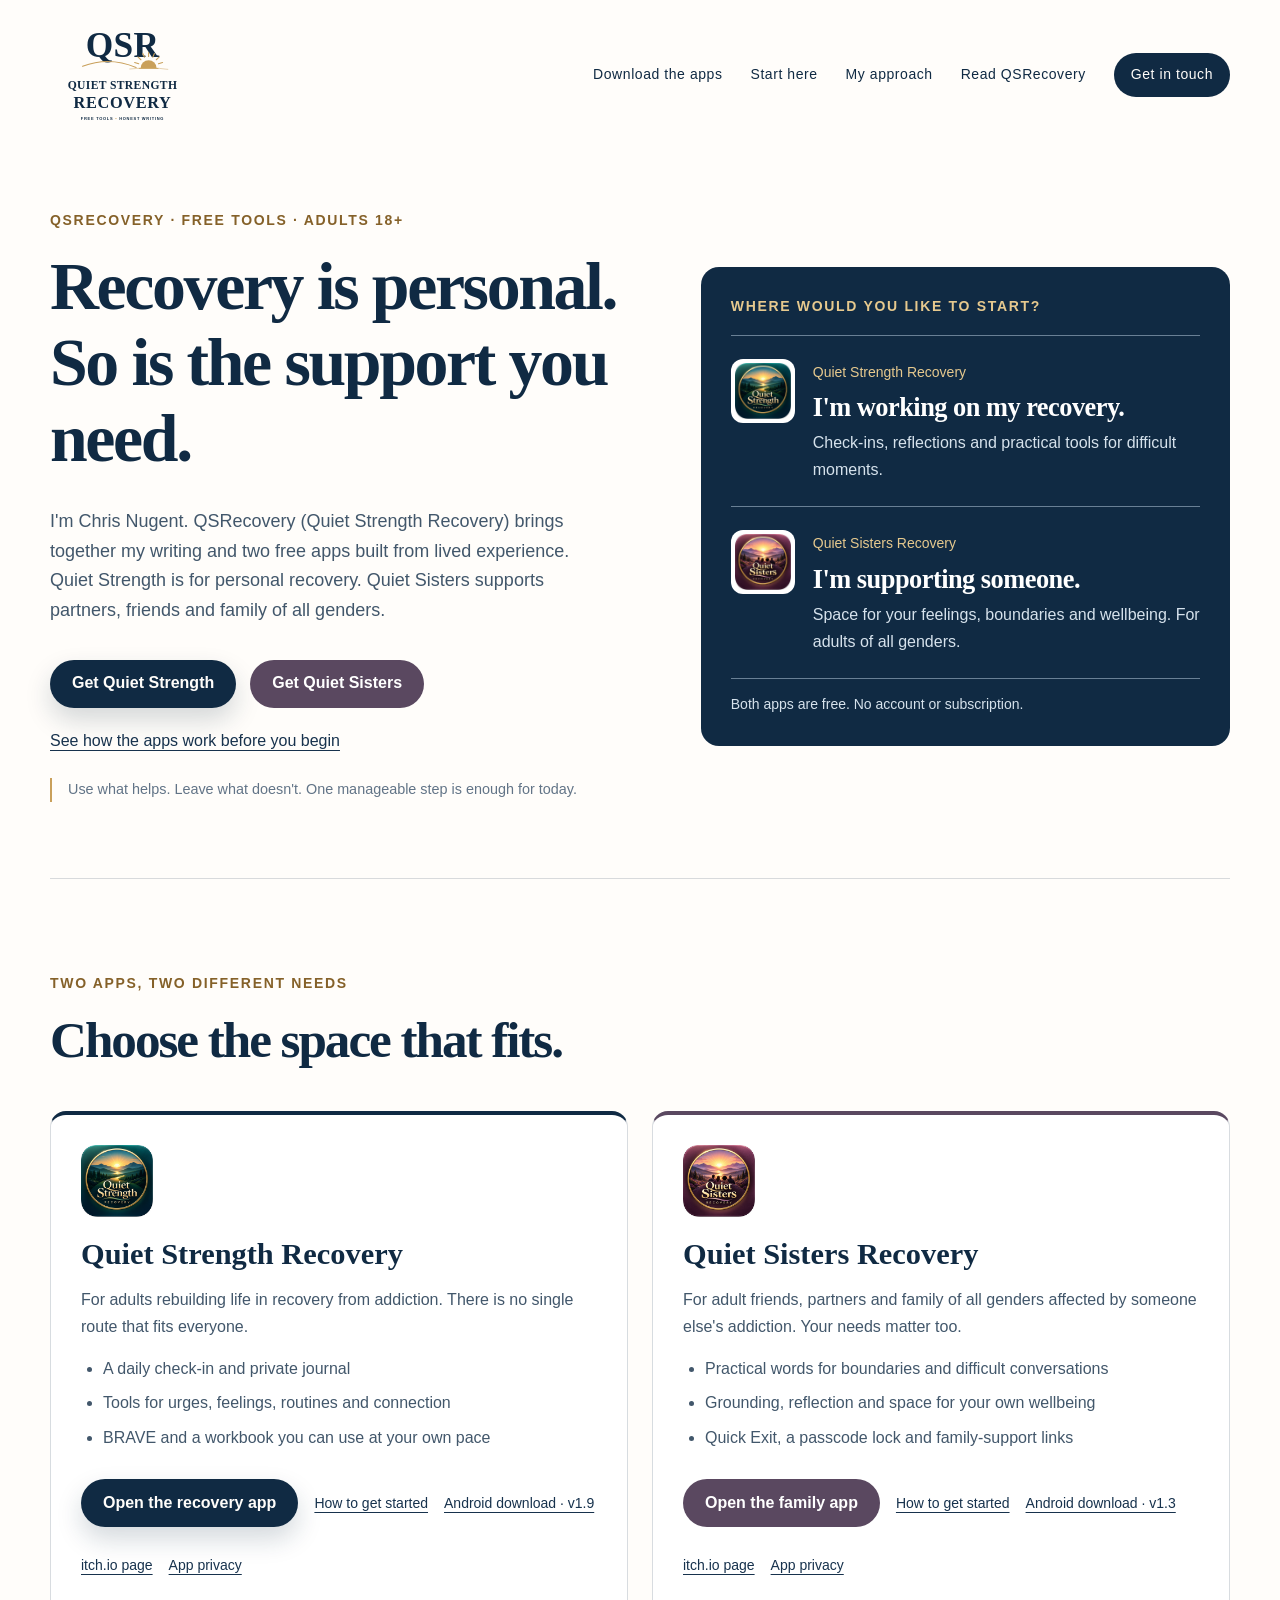
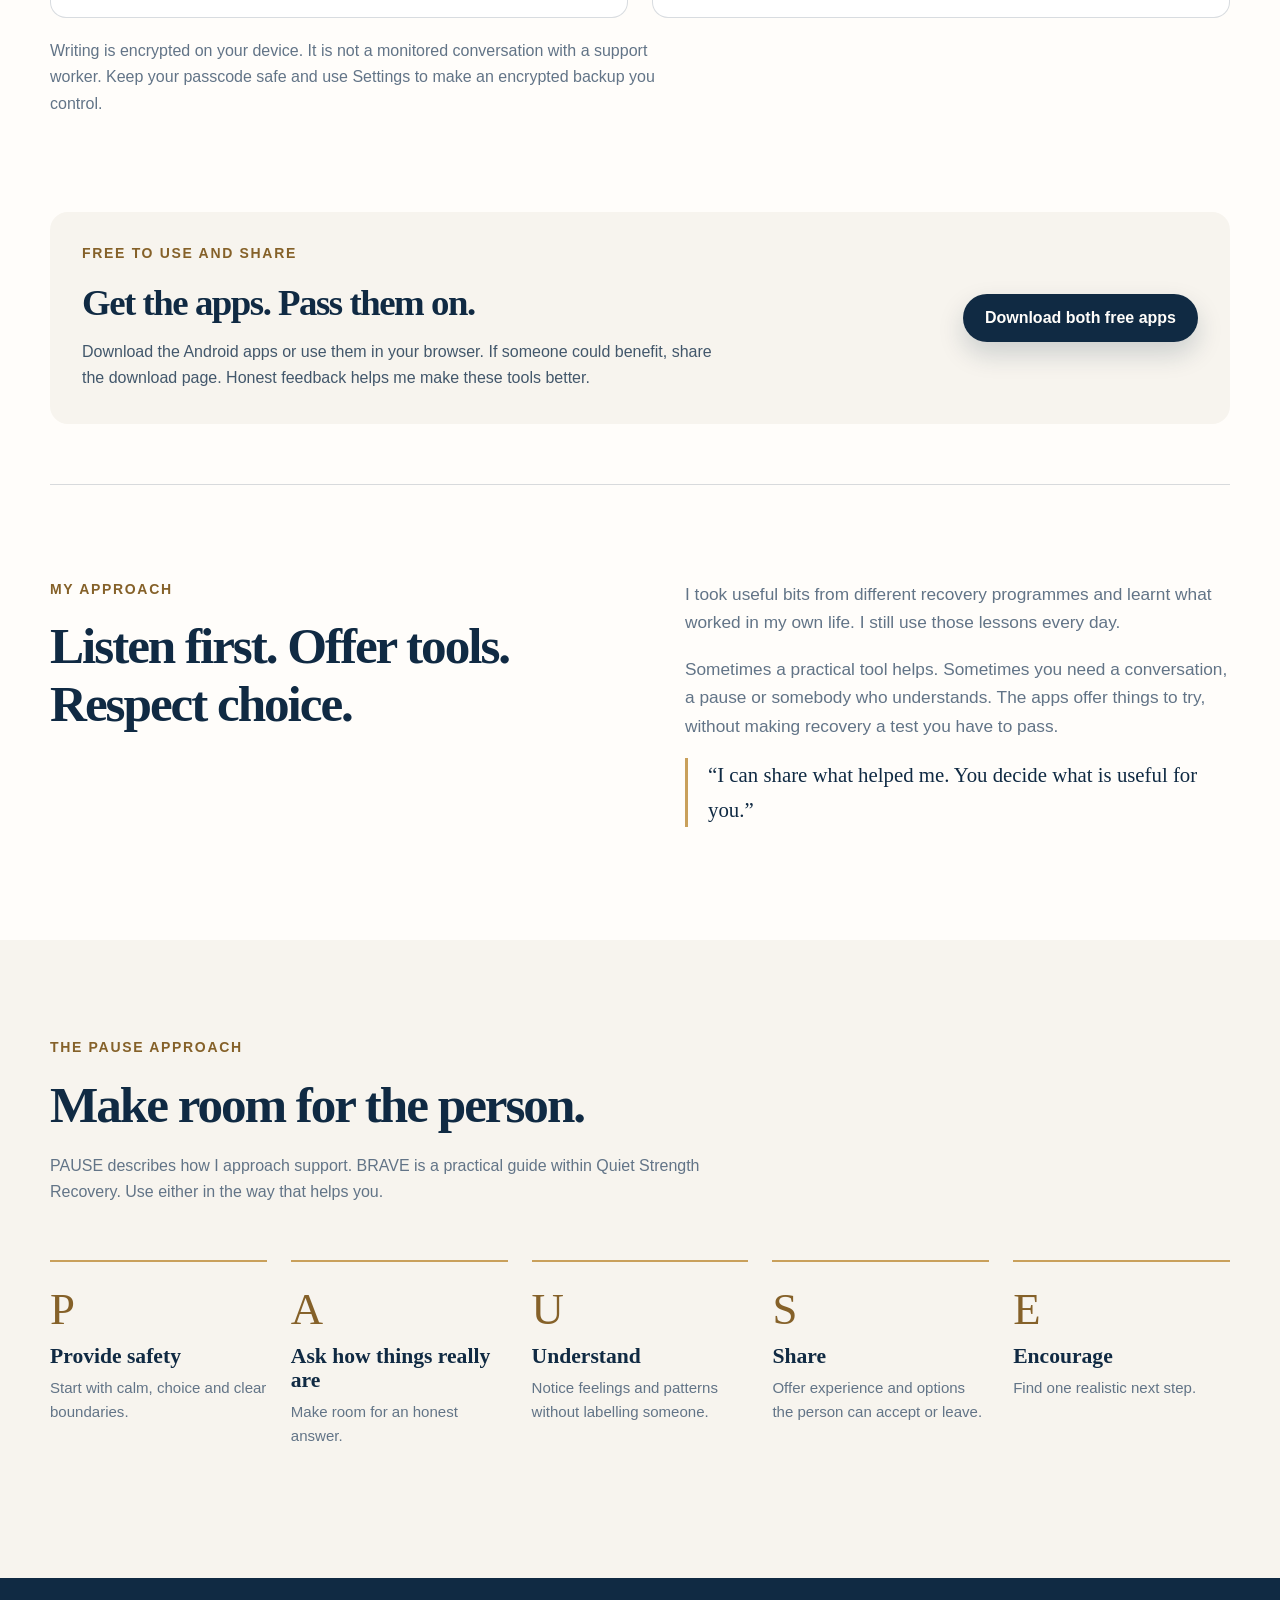
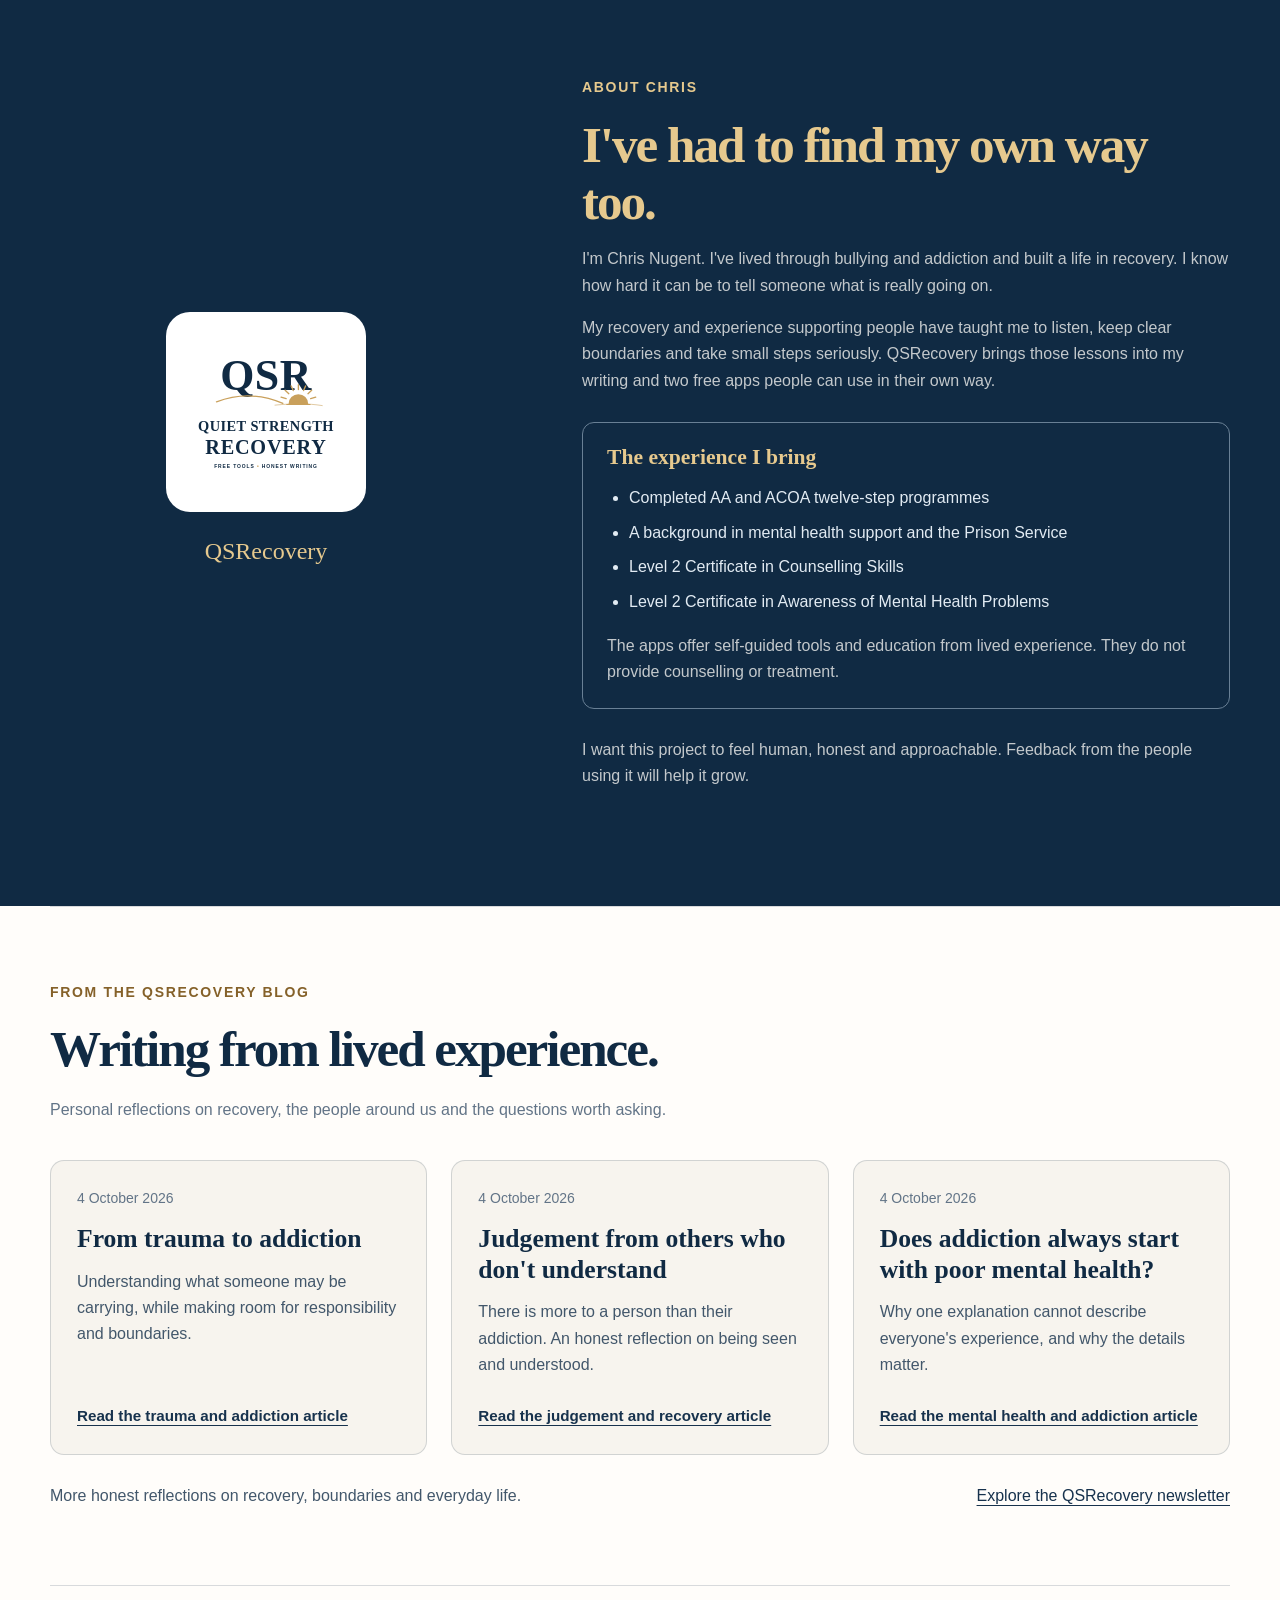
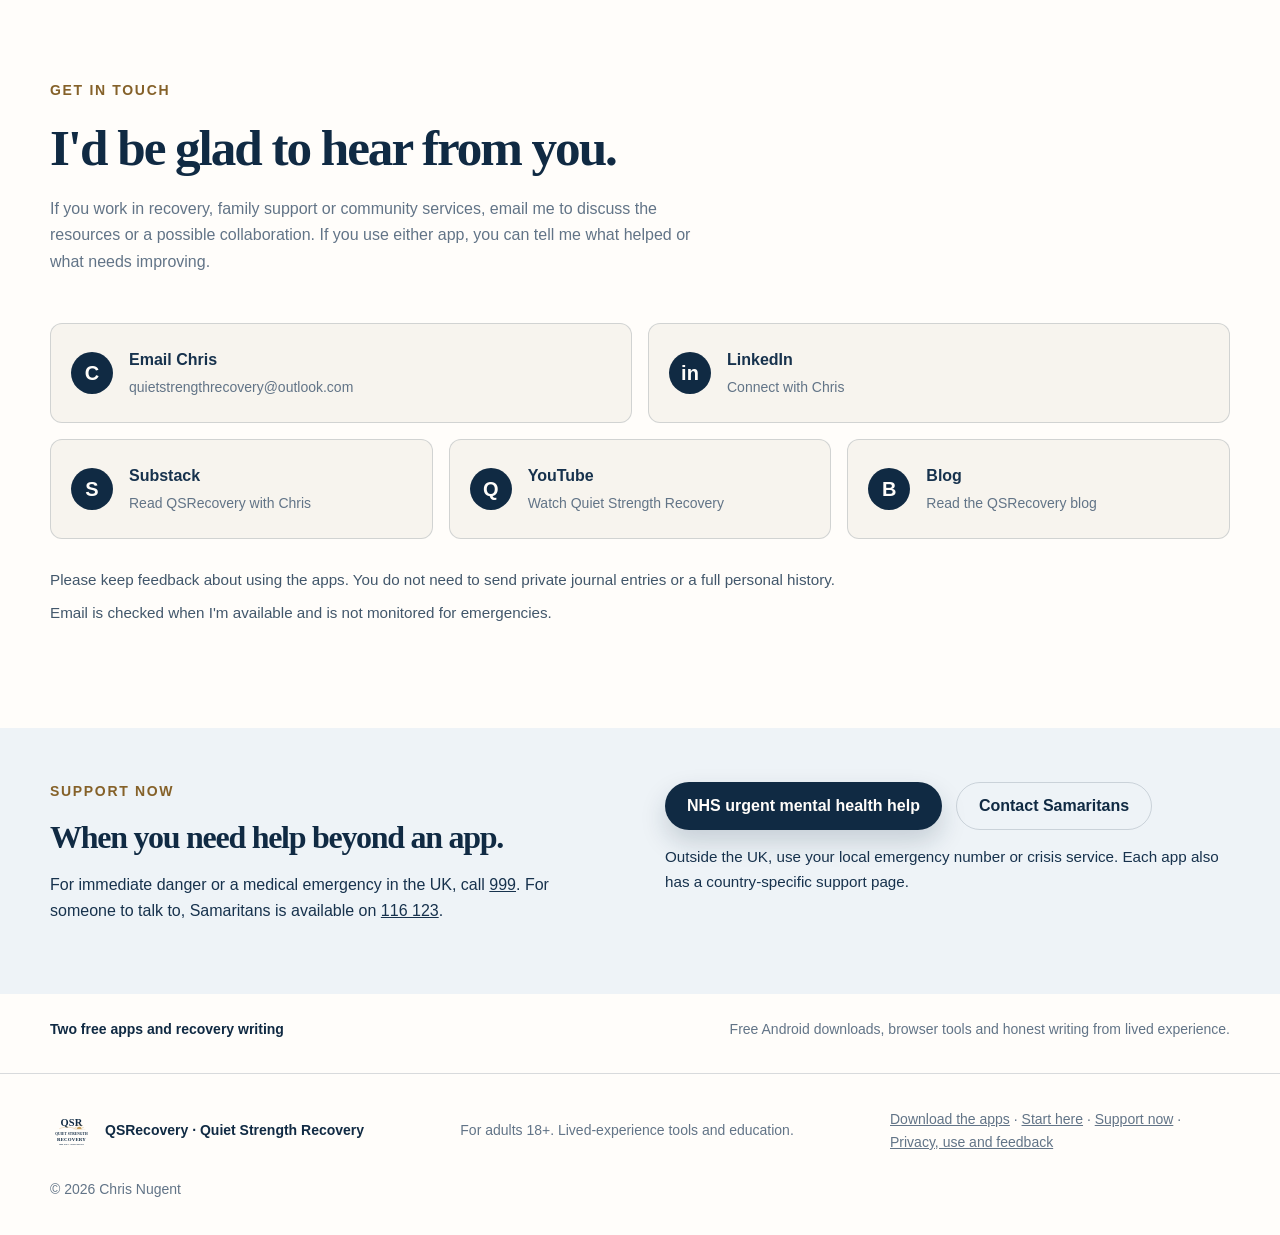
<file: website/index.html>
<!doctype html>
<html lang="en-GB">
<head>
  <meta charset="utf-8">
  <meta name="viewport" content="width=device-width, initial-scale=1">
  <meta name="description" content="QSRecovery: free tools and honest writing by Chris Nugent. Quiet Strength Recovery for personal recovery; Quiet Sisters Recovery for family and friends.">
  <meta name="theme-color" content="#102a43">
  <title>QSRecovery | Free recovery and family support</title>
  <link rel="canonical" href="https://quietstrengthrecovery.co.uk/">
  <link rel="icon" href="assets/qsr-publication-logo.png" type="image/png">
  <link rel="stylesheet" href="styles.css">
  <meta property="og:type" content="website">
  <meta property="og:site_name" content="QSRecovery">
  <meta property="og:title" content="QSRecovery | Free recovery and family support">
  <meta property="og:description" content="QSRecovery: free tools and honest writing by Chris Nugent. Quiet Strength Recovery for personal recovery; Quiet Sisters Recovery for family and friends.">
  <meta property="og:url" content="https://quietstrengthrecovery.co.uk/">
  <meta property="og:locale" content="en_GB">
  <meta name="twitter:card" content="summary">
  <meta name="twitter:title" content="QSRecovery | Free recovery and family support">
  <meta name="twitter:description" content="QSRecovery: free tools and honest writing by Chris Nugent. Quiet Strength Recovery for personal recovery; Quiet Sisters Recovery for family and friends.">
  <meta property="og:image" content="https://quietstrengthrecovery.co.uk/assets/qsr-publication-logo.png">
  <meta property="og:image:type" content="image/png">
  <meta property="og:image:width" content="512">
  <meta property="og:image:height" content="512">
  <meta property="og:image:alt" content="QSRecovery - Quiet Strength Recovery sunrise logo">
  <meta name="twitter:image" content="https://quietstrengthrecovery.co.uk/assets/qsr-publication-logo.png">
  <meta name="twitter:image:alt" content="QSRecovery - Quiet Strength Recovery sunrise logo">
</head>
<body>
  <a class="skip-link" href="#main">Skip to the main content</a>
  <header class="site-header">
    <a class="brand" href="#top" aria-label="QSRecovery home"><img src="assets/qsr-logo.svg" alt="QSRecovery"></a>
    <nav class="nav" aria-label="Main navigation">
      <a href="downloads/">Download the apps</a><a href="start/">Start here</a><a href="#approach">My approach</a><a href="#writing">Read QSRecovery</a><a class="nav-cta" href="#connect">Get in touch</a>
    </nav>
  </header>
  <main id="main">
    <section class="hero" id="top" aria-labelledby="hero-title">
      <div class="hero-copy">
        <p class="eyebrow">QSRecovery · Free tools · Adults 18+</p>
        <h1 id="hero-title">Recovery is personal. So is the support you need.</h1>
        <p class="hero-lede">I'm Chris Nugent. QSRecovery (Quiet Strength Recovery) brings together my writing and two free apps built from lived experience. Quiet Strength is for personal recovery. Quiet Sisters supports partners, friends and family of all genders.</p>
        <div class="hero-actions">
          <a class="button button-primary" href="downloads/#strength">Get Quiet Strength</a>
          <a class="button button-sisters" href="downloads/#sisters">Get Quiet Sisters</a>
        </div>
        <p class="start-link"><a href="start/">See how the apps work before you begin</a></p>
        <p class="boundary-note">Use what helps. Leave what doesn't. One manageable step is enough for today.</p>
      </div>
      <aside class="hero-choice" aria-label="Choose your support">
        <p class="eyebrow">Where would you like to start?</p>
        <a class="choice-card" href="downloads/#strength">
          <img src="assets/quiet-strength-icon.png?v=20261010" alt="" width="64" height="64">
          <div><span>Quiet Strength Recovery</span><h2>I'm working on my recovery.</h2><p>Check-ins, reflections and practical tools for difficult moments.</p></div>
        </a>
        <a class="choice-card choice-sisters" href="downloads/#sisters">
          <img src="assets/quiet-sisters-icon.png?v=20261010" alt="" width="64" height="64">
          <div><span>Quiet Sisters Recovery</span><h2>I'm supporting someone.</h2><p>Space for your feelings, boundaries and wellbeing. For adults of all genders.</p></div>
        </a>
        <p class="choice-note">Both apps are free. No account or subscription.</p>
      </aside>
    </section>
    <section class="support section-rule" id="apps" aria-labelledby="apps-title">
      <div class="section-heading"><p class="eyebrow">Two apps, two different needs</p><h2 id="apps-title">Choose the space that fits.</h2></div>
      <div class="app-grid">
        <article class="app-card">
          <img class="app-icon" src="assets/quiet-strength-icon.png?v=20261010" alt="" width="72" height="72" loading="lazy">
          <h3>Quiet Strength Recovery</h3><p>For adults rebuilding life in recovery from addiction. There is no single route that fits everyone.</p>
          <ul><li>A daily check-in and private journal</li><li>Tools for urges, feelings, routines and connection</li><li>BRAVE and a workbook you can use at your own pace</li></ul>
          <div class="card-actions"><a class="button button-primary" href="https://quiet-strength-recovery.netlify.app/">Open the recovery app</a><a href="start/#strength">How to get started</a><a href="https://quiet-strength-recovery.netlify.app/downloads/Quiet-Strength-Recovery-v1.9.apk">Android download · v1.9</a><a href="https://qsrecovery.itch.io/quiet-strength-recovery">itch.io page</a><a href="https://quiet-strength-recovery.netlify.app/privacy-policy.html">App privacy</a></div>
        </article>
        <article class="app-card sisters-card">
          <img class="app-icon" src="assets/quiet-sisters-icon.png?v=20261010" alt="" width="72" height="72" loading="lazy">
          <h3>Quiet Sisters Recovery</h3><p>For adult friends, partners and family of all genders affected by someone else's addiction. Your needs matter too.</p>
          <ul><li>Practical words for boundaries and difficult conversations</li><li>Grounding, reflection and space for your own wellbeing</li><li>Quick Exit, a passcode lock and family-support links</li></ul>
          <div class="card-actions"><a class="button button-sisters" href="https://quiet-sisters-recovery.netlify.app/">Open the family app</a><a href="start/#sisters">How to get started</a><a href="https://quiet-sisters-recovery.netlify.app/downloads/Quiet-Sisters-Recovery-v1.3.apk">Android download · v1.3</a><a href="https://qsrecovery.itch.io/quiet-sisters-recovery">itch.io page</a><a href="https://quiet-sisters-recovery.netlify.app/privacy-policy.html">App privacy</a></div>
        </article>
      </div>
      <p class="section-intro">Writing is encrypted on your device. It is not a monitored conversation with a support worker. Keep your passcode safe and use Settings to make an encrypted backup you control.</p>
    </section>
    <section class="tester-invitation" aria-labelledby="download-invitation-title">
      <div><p class="eyebrow">Free to use and share</p><h2 id="download-invitation-title">Get the apps. Pass them on.</h2><p>Download the Android apps or use them in your browser. If someone could benefit, share the download page. Honest feedback helps me make these tools better.</p></div>
      <a class="button button-primary" href="downloads/">Download both free apps</a>
    </section>
    <section class="intro section-rule" id="approach" aria-labelledby="approach-title">
      <div><p class="eyebrow">My approach</p><h2 id="approach-title">Listen first. Offer tools. Respect choice.</h2></div>
      <div class="intro-body"><p>I took useful bits from different recovery programmes and learnt what worked in my own life. I still use those lessons every day.</p><p>Sometimes a practical tool helps. Sometimes you need a conversation, a pause or somebody who understands. The apps offer things to try, without making recovery a test you have to pass.</p><p class="human-quote">“I can share what helped me. You decide what is useful for you.”</p></div>
    </section>
    <section class="pause-section" aria-labelledby="pause-title">
      <div class="section-heading"><p class="eyebrow">The PAUSE approach</p><h2 id="pause-title">Make room for the person.</h2></div>
      <p class="section-intro">PAUSE describes how I approach support. BRAVE is a practical guide within Quiet Strength Recovery. Use either in the way that helps you.</p>
      <div class="pause-grid">
        <article><span class="pause-letter">P</span><h3>Provide safety</h3><p>Start with calm, choice and clear boundaries.</p></article>
        <article><span class="pause-letter">A</span><h3>Ask how things really are</h3><p>Make room for an honest answer.</p></article>
        <article><span class="pause-letter">U</span><h3>Understand</h3><p>Notice feelings and patterns without labelling someone.</p></article>
        <article><span class="pause-letter">S</span><h3>Share</h3><p>Offer experience and options the person can accept or leave.</p></article>
        <article><span class="pause-letter">E</span><h3>Encourage</h3><p>Find one realistic next step.</p></article>
      </div>
    </section>
    <section class="about" id="about" aria-labelledby="about-title">
      <div class="about-brand"><img src="assets/qsr-logo.svg" alt="" width="200" height="200" loading="lazy"><p>QSRecovery</p></div>
      <div class="about-copy"><p class="eyebrow">About Chris</p><h2 id="about-title">I've had to find my own way too.</h2><p>I'm Chris Nugent. I've lived through bullying and addiction and built a life in recovery. I know how hard it can be to tell someone what is really going on.</p><p>My recovery and experience supporting people have taught me to listen, keep clear boundaries and take small steps seriously. QSRecovery brings those lessons into my writing and two free apps people can use in their own way.</p><div class="experience-note"><h3>The experience I bring</h3><ul><li>Completed AA and ACOA twelve-step programmes</li><li>A background in mental health support and the Prison Service</li><li>Level 2 Certificate in Counselling Skills</li><li>Level 2 Certificate in Awareness of Mental Health Problems</li></ul><p>The apps offer self-guided tools and education from lived experience. They do not provide counselling or treatment.</p></div><p>I want this project to feel human, honest and approachable. Feedback from the people using it will help it grow.</p></div>
    </section>
    <section class="writing-section section-rule" id="writing" aria-labelledby="writing-title">
      <div class="section-heading"><p class="eyebrow">From the QSRecovery blog</p><h2 id="writing-title">Writing from lived experience.</h2><p class="section-intro">Personal reflections on recovery, the people around us and the questions worth asking.</p></div>
      <div class="writing-grid">
        <article class="writing-card"><p class="article-date">4 October 2026</p><h3><a href="https://quietstrengthrecovery.blogspot.com/2026/10/from-trauma-to-addiction.html">From trauma to addiction</a></h3><p>Understanding what someone may be carrying, while making room for responsibility and boundaries.</p><a class="article-link" href="https://quietstrengthrecovery.blogspot.com/2026/10/from-trauma-to-addiction.html">Read the trauma and addiction article</a></article>
        <article class="writing-card"><p class="article-date">4 October 2026</p><h3><a href="https://quietstrengthrecovery.blogspot.com/2026/10/judgement-from-others-who-dont.html">Judgement from others who don't understand</a></h3><p>There is more to a person than their addiction. An honest reflection on being seen and understood.</p><a class="article-link" href="https://quietstrengthrecovery.blogspot.com/2026/10/judgement-from-others-who-dont.html">Read the judgement and recovery article</a></article>
        <article class="writing-card"><p class="article-date">4 October 2026</p><h3><a href="https://quietstrengthrecovery.blogspot.com/2026/10/can-you-become-addicted-without-serious.html">Does addiction always start with poor mental health?</a></h3><p>Why one explanation cannot describe everyone's experience, and why the details matter.</p><a class="article-link" href="https://quietstrengthrecovery.blogspot.com/2026/10/can-you-become-addicted-without-serious.html">Read the mental health and addiction article</a></article>
      </div>
      <div class="writing-footer"><p>More honest reflections on recovery, boundaries and everyday life.</p><a href="https://qsrecovery.substack.com/archive">Explore the QSRecovery newsletter</a></div>
    </section>
    <section class="connect section-rule" id="connect" aria-labelledby="connect-title">
      <div class="section-heading"><p class="eyebrow">Get in touch</p><h2 id="connect-title">I'd be glad to hear from you.</h2><p class="section-intro">If you work in recovery, family support or community services, email me to discuss the resources or a possible collaboration. If you use either app, you can tell me what helped or what needs improving.</p></div>
      <div class="channel-grid" aria-label="Contact and channels">
        <a class="channel" href="mailto:quietstrengthrecovery@outlook.com"><span class="channel-symbol" aria-hidden="true">C</span><div><strong>Email Chris</strong><small>quietstrengthrecovery@outlook.com</small></div></a>
        <a class="channel" href="https://www.linkedin.com/in/chris-nugentsv/"><span class="channel-symbol" aria-hidden="true">in</span><div><strong>LinkedIn</strong><small>Connect with Chris</small></div></a>
        <a class="channel" href="https://qsrecovery.substack.com/"><span class="channel-symbol" aria-hidden="true">S</span><div><strong>Substack</strong><small>Read QSRecovery with Chris</small></div></a>
        <a class="channel" href="https://www.youtube.com/channel/UCNa0oLWIr50kyFYsX1QHc9A"><span class="channel-symbol" aria-hidden="true">Q</span><div><strong>YouTube</strong><small>Watch Quiet Strength Recovery</small></div></a>
        <a class="channel" href="https://quietstrengthrecovery.blogspot.com/"><span class="channel-symbol" aria-hidden="true">B</span><div><strong>Blog</strong><small>Read the QSRecovery blog</small></div></a>
      </div>
      <div class="contact-note"><p>Please keep feedback about using the apps. You do not need to send private journal entries or a full personal history.</p><p>Email is checked when I'm available and is not monitored for emergencies.</p></div>
    </section>
    <section class="support-now" id="urgent" aria-labelledby="urgent-title">
      <div><p class="eyebrow">Support now</p><h2 id="urgent-title">When you need help beyond an app.</h2><p>For immediate danger or a medical emergency in the UK, call <a href="tel:999">999</a>. For someone to talk to, Samaritans is available on <a href="tel:116123">116 123</a>.</p></div>
      <div class="support-links"><a class="button button-primary" href="https://www.nhs.uk/nhs-services/mental-health-services/where-to-get-urgent-help-for-mental-health/">NHS urgent mental health help</a><a class="button button-quiet" href="https://www.samaritans.org/how-we-can-help/contact-samaritan/">Contact Samaritans</a><p>Outside the UK, use your local emergency number or crisis service. Each app also has a country-specific support page.</p></div>
    </section>
    <section class="readiness" aria-label="Project status"><p>Two free apps and recovery writing</p><span>Free Android downloads, browser tools and honest writing from lived experience.</span></section>
  </main>
  <footer class="site-footer">
    <div class="footer-brand"><img src="assets/qsr-logo.svg" alt=""><span>QSRecovery · Quiet Strength Recovery</span></div>
    <p>For adults 18+. Lived-experience tools and education.</p>
    <p><a href="downloads/">Download the apps</a> · <a href="start/">Start here</a> · <a href="#urgent">Support now</a> · <a href="privacy.html">Privacy, use and feedback</a></p>
    <p class="footer-small">© 2026 Chris Nugent</p>
  </footer>
</body>
</html>
</file>
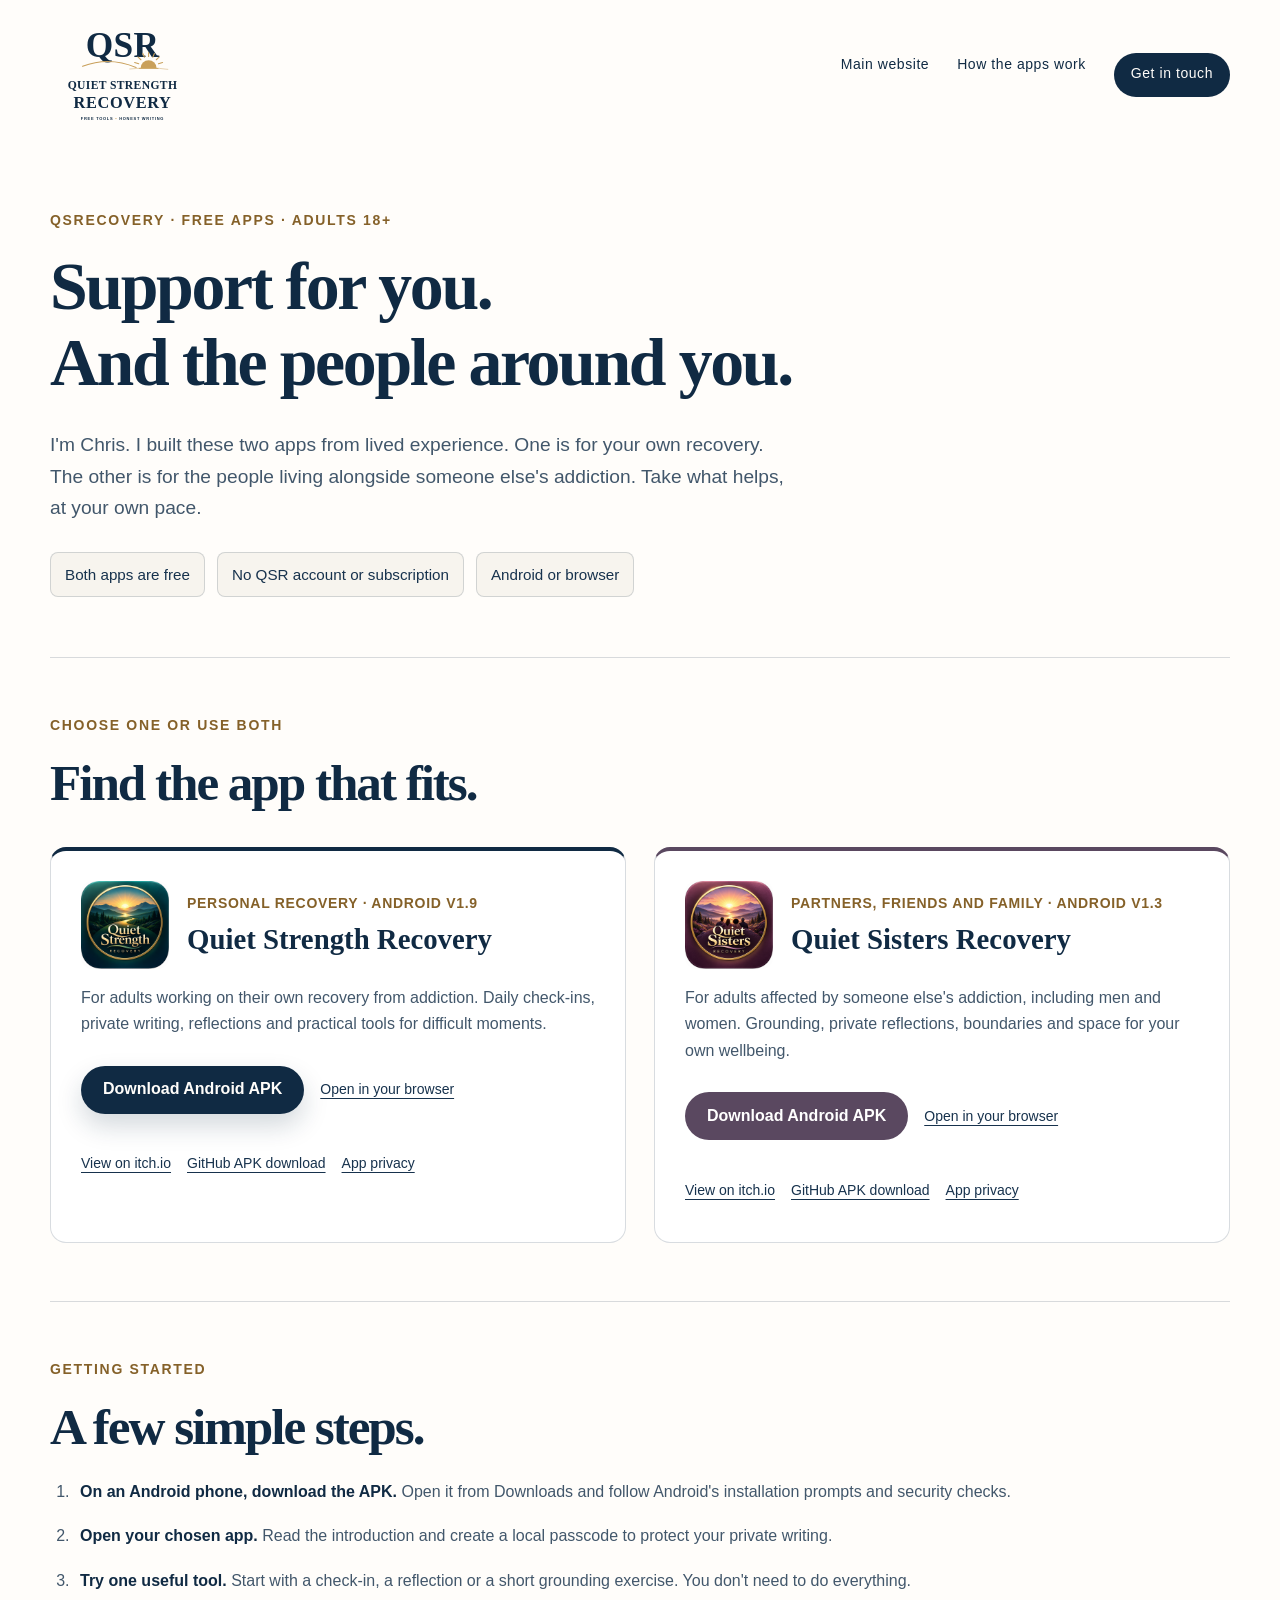
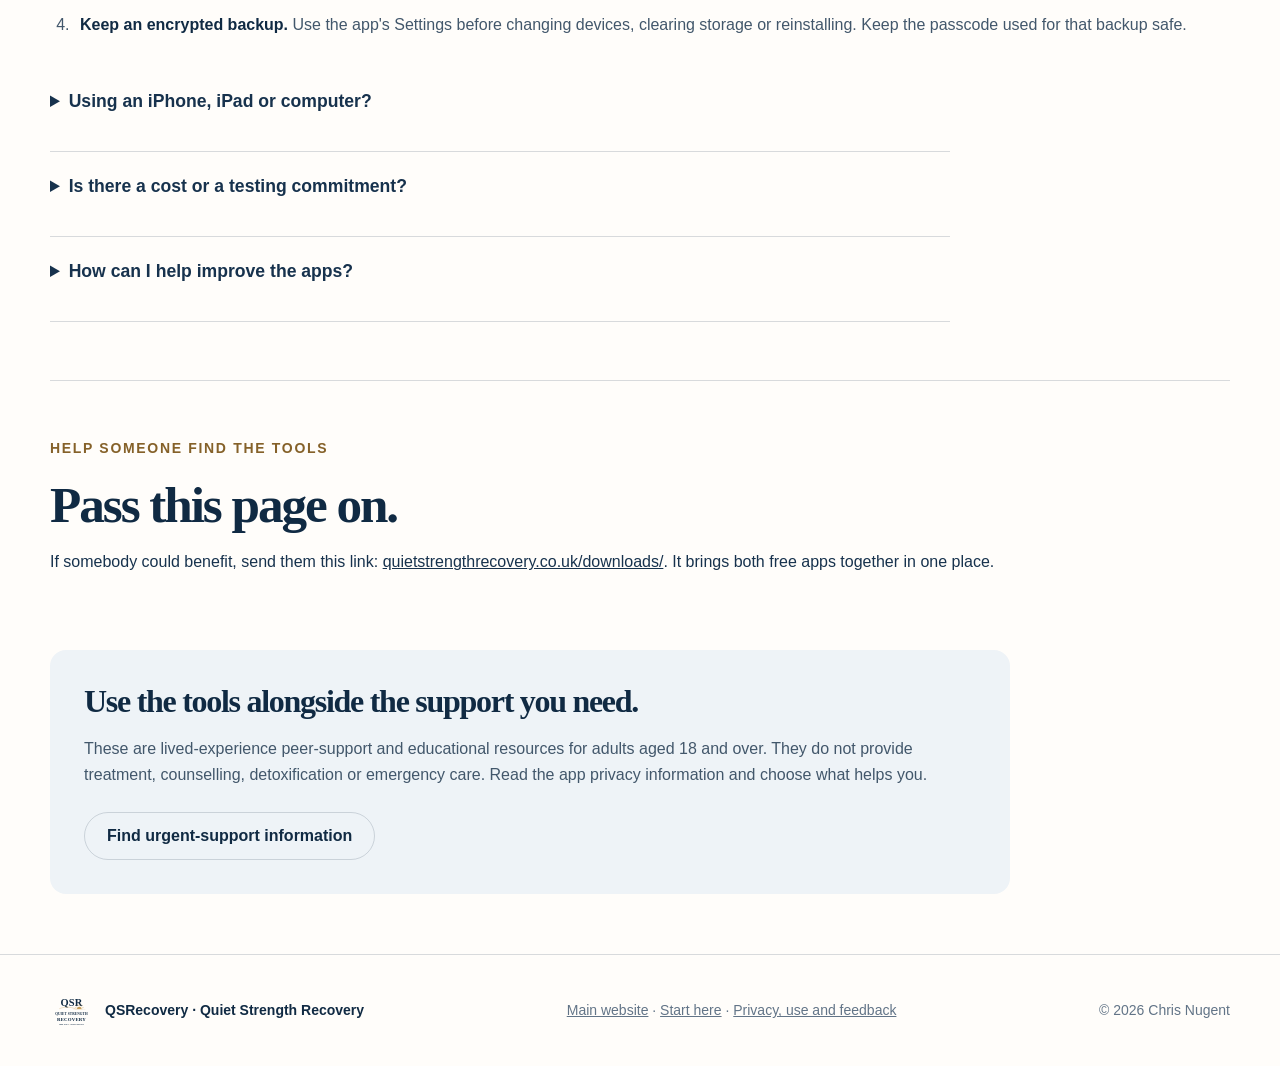
<file: website/downloads/index.html>
<!doctype html>
<html lang="en-GB">
<head>
  <meta charset="utf-8">
  <meta name="viewport" content="width=device-width, initial-scale=1">
  <title>Download both free apps | QSRecovery</title>
  <meta name="description" content="Download Quiet Strength Recovery for personal recovery and Quiet Sisters Recovery for partners, friends and family. Free Android apps and browser tools by Chris Nugent.">
  <meta name="theme-color" content="#102a43">
  <link rel="canonical" href="https://quietstrengthrecovery.co.uk/downloads/">
  <link rel="icon" href="../assets/qsr-publication-logo.png" type="image/png">
  <link rel="stylesheet" href="../styles.css">
  <meta property="og:type" content="website">
  <meta property="og:site_name" content="QSRecovery">
  <meta property="og:title" content="Two free apps. Support for you and the people around you.">
  <meta property="og:description" content="Quiet Strength for personal recovery. Quiet Sisters for partners, friends and family of all genders. Download for Android or use in your browser.">
  <meta property="og:url" content="https://quietstrengthrecovery.co.uk/downloads/">
  <meta property="og:image" content="https://quietstrengthrecovery.co.uk/assets/qsr-publication-logo.png">
  <meta property="og:image:alt" content="QSRecovery sunrise logo">
  <meta property="og:locale" content="en_GB">
  <meta name="twitter:card" content="summary">
  <meta name="twitter:title" content="Download both free apps | QSRecovery">
  <meta name="twitter:description" content="Free tools for personal recovery and the partners, friends and family around us.">
  <meta name="twitter:image" content="https://quietstrengthrecovery.co.uk/assets/qsr-publication-logo.png">
</head>
<body class="guide-page download-page">
  <a class="skip-link" href="#main">Skip to the main content</a>
  <header class="site-header">
    <a class="brand" href="../" aria-label="QSRecovery home"><img src="../assets/qsr-logo.svg" alt="QSRecovery"></a>
    <nav class="nav" aria-label="Main navigation"><a href="../">Main website</a><a href="../start/">How the apps work</a><a class="nav-cta" href="../#connect">Get in touch</a></nav>
  </header>
  <main id="main" class="guide-main">
    <section class="guide-intro" aria-labelledby="download-title">
      <p class="eyebrow">QSRecovery · Free apps · Adults 18+</p>
      <h1 id="download-title">Support for you.<br>And the people around you.</h1>
      <p class="guide-lede">I'm Chris. I built these two apps from lived experience. One is for your own recovery. The other is for the people living alongside someone else's addiction. Take what helps, at your own pace.</p>
      <div class="guide-facts" aria-label="What to expect"><span>Both apps are free</span><span>No QSR account or subscription</span><span>Android or browser</span></div>
    </section>
    <section class="guide-section" aria-labelledby="choose-title">
      <p class="eyebrow">Choose one or use both</p><h2 id="choose-title">Find the app that fits.</h2>
      <div class="guide-apps">
        <article id="strength" class="guide-app" aria-labelledby="strength-title">
          <div class="guide-app-heading"><img src="../assets/quiet-strength-icon.png?v=20261010" alt="" width="88" height="88"><div><p class="eyebrow">Personal recovery · Android v1.9</p><h3 id="strength-title">Quiet Strength Recovery</h3></div></div>
          <p>For adults working on their own recovery from addiction. Daily check-ins, private writing, reflections and practical tools for difficult moments.</p>
          <div class="card-actions"><a class="button button-primary" href="https://quiet-strength-recovery.netlify.app/downloads/Quiet-Strength-Recovery-v1.9.apk">Download Android APK</a><a href="https://quiet-strength-recovery.netlify.app/">Open in your browser</a></div>
          <div class="card-actions"><a href="https://qsrecovery.itch.io/quiet-strength-recovery">View on itch.io</a><a href="https://github.com/jockmcc/qsrecovery-android-previews/releases/download/preview-2026-10-08/Quiet-Strength-Recovery-v1.9.apk">GitHub APK download</a><a href="https://quiet-strength-recovery.netlify.app/privacy-policy.html">App privacy</a></div>
        </article>
        <article id="sisters" class="guide-app guide-app-sisters" aria-labelledby="sisters-title">
          <div class="guide-app-heading"><img src="../assets/quiet-sisters-icon.png?v=20261010" alt="" width="88" height="88"><div><p class="eyebrow">Partners, friends and family · Android v1.3</p><h3 id="sisters-title">Quiet Sisters Recovery</h3></div></div>
          <p>For adults affected by someone else's addiction, including men and women. Grounding, private reflections, boundaries and space for your own wellbeing.</p>
          <div class="card-actions"><a class="button button-sisters" href="https://quiet-sisters-recovery.netlify.app/downloads/Quiet-Sisters-Recovery-v1.3.apk">Download Android APK</a><a href="https://quiet-sisters-recovery.netlify.app/">Open in your browser</a></div>
          <div class="card-actions"><a href="https://qsrecovery.itch.io/quiet-sisters-recovery">View on itch.io</a><a href="https://github.com/jockmcc/qsrecovery-android-previews/releases/download/preview-2026-10-08/Quiet-Sisters-Recovery-v1.3.apk">GitHub APK download</a><a href="https://quiet-sisters-recovery.netlify.app/privacy-policy.html">App privacy</a></div>
        </article>
      </div>
    </section>
    <section class="guide-section" aria-labelledby="install-title">
      <p class="eyebrow">Getting started</p><h2 id="install-title">A few simple steps.</h2>
      <ol class="guide-steps"><li><strong>On an Android phone, download the APK.</strong> Open it from Downloads and follow Android's installation prompts and security checks.</li><li><strong>Open your chosen app.</strong> Read the introduction and create a local passcode to protect your private writing.</li><li><strong>Try one useful tool.</strong> Start with a check-in, a reflection or a short grounding exercise. You don't need to do everything.</li><li><strong>Keep an encrypted backup.</strong> Use the app's Settings before changing devices, clearing storage or reinstalling. Keep the passcode used for that backup safe.</li></ol>
      <div class="guide-questions">
        <details><summary>Using an iPhone, iPad or computer?</summary><p>Choose “Open in your browser” above. The APK downloads are for Android. These pages do not provide an App Store download. Browser storage and installed-app storage are separate, so use encrypted backup and restore when moving your writing.</p></details>
        <details><summary>Is there a cost or a testing commitment?</summary><p>No. Both apps are free. There is no QSR subscription, signup or 14-day commitment. Use them at your own pace.</p></details>
        <details><summary>How can I help improve the apps?</summary><p>Tell me which app you used, your phone or browser, and what worked or needs fixing. Please leave out private journal entries, passcodes and personal health information. <a href="mailto:quietstrengthrecovery@outlook.com?subject=QSRecovery%20app%20feedback">Email your feedback</a>.</p><p>The signed Android builds are available for feedback; physical-device acceptance testing is still being completed.</p></details>
      </div>
    </section>
    <section class="guide-section" aria-labelledby="share-title">
      <p class="eyebrow">Help someone find the tools</p><h2 id="share-title">Pass this page on.</h2>
      <p>If somebody could benefit, send them this link: <a href="https://quietstrengthrecovery.co.uk/downloads/">quietstrengthrecovery.co.uk/downloads/</a>. It brings both free apps together in one place.</p>
    </section>
    <section class="guide-boundary" aria-labelledby="boundary-title"><h2 id="boundary-title">Use the tools alongside the support you need.</h2><p>These are lived-experience peer-support and educational resources for adults aged 18 and over. They do not provide treatment, counselling, detoxification or emergency care. Read the app privacy information and choose what helps you.</p><a class="button button-quiet" href="../#urgent">Find urgent-support information</a></section>
  </main>
  <footer class="site-footer"><div class="footer-brand"><img src="../assets/qsr-logo.svg" alt=""><span>QSRecovery · Quiet Strength Recovery</span></div><p><a href="../">Main website</a> · <a href="../start/">Start here</a> · <a href="../privacy.html">Privacy, use and feedback</a></p><p class="footer-small">© 2026 Chris Nugent</p></footer>
</body>
</html>
</file>
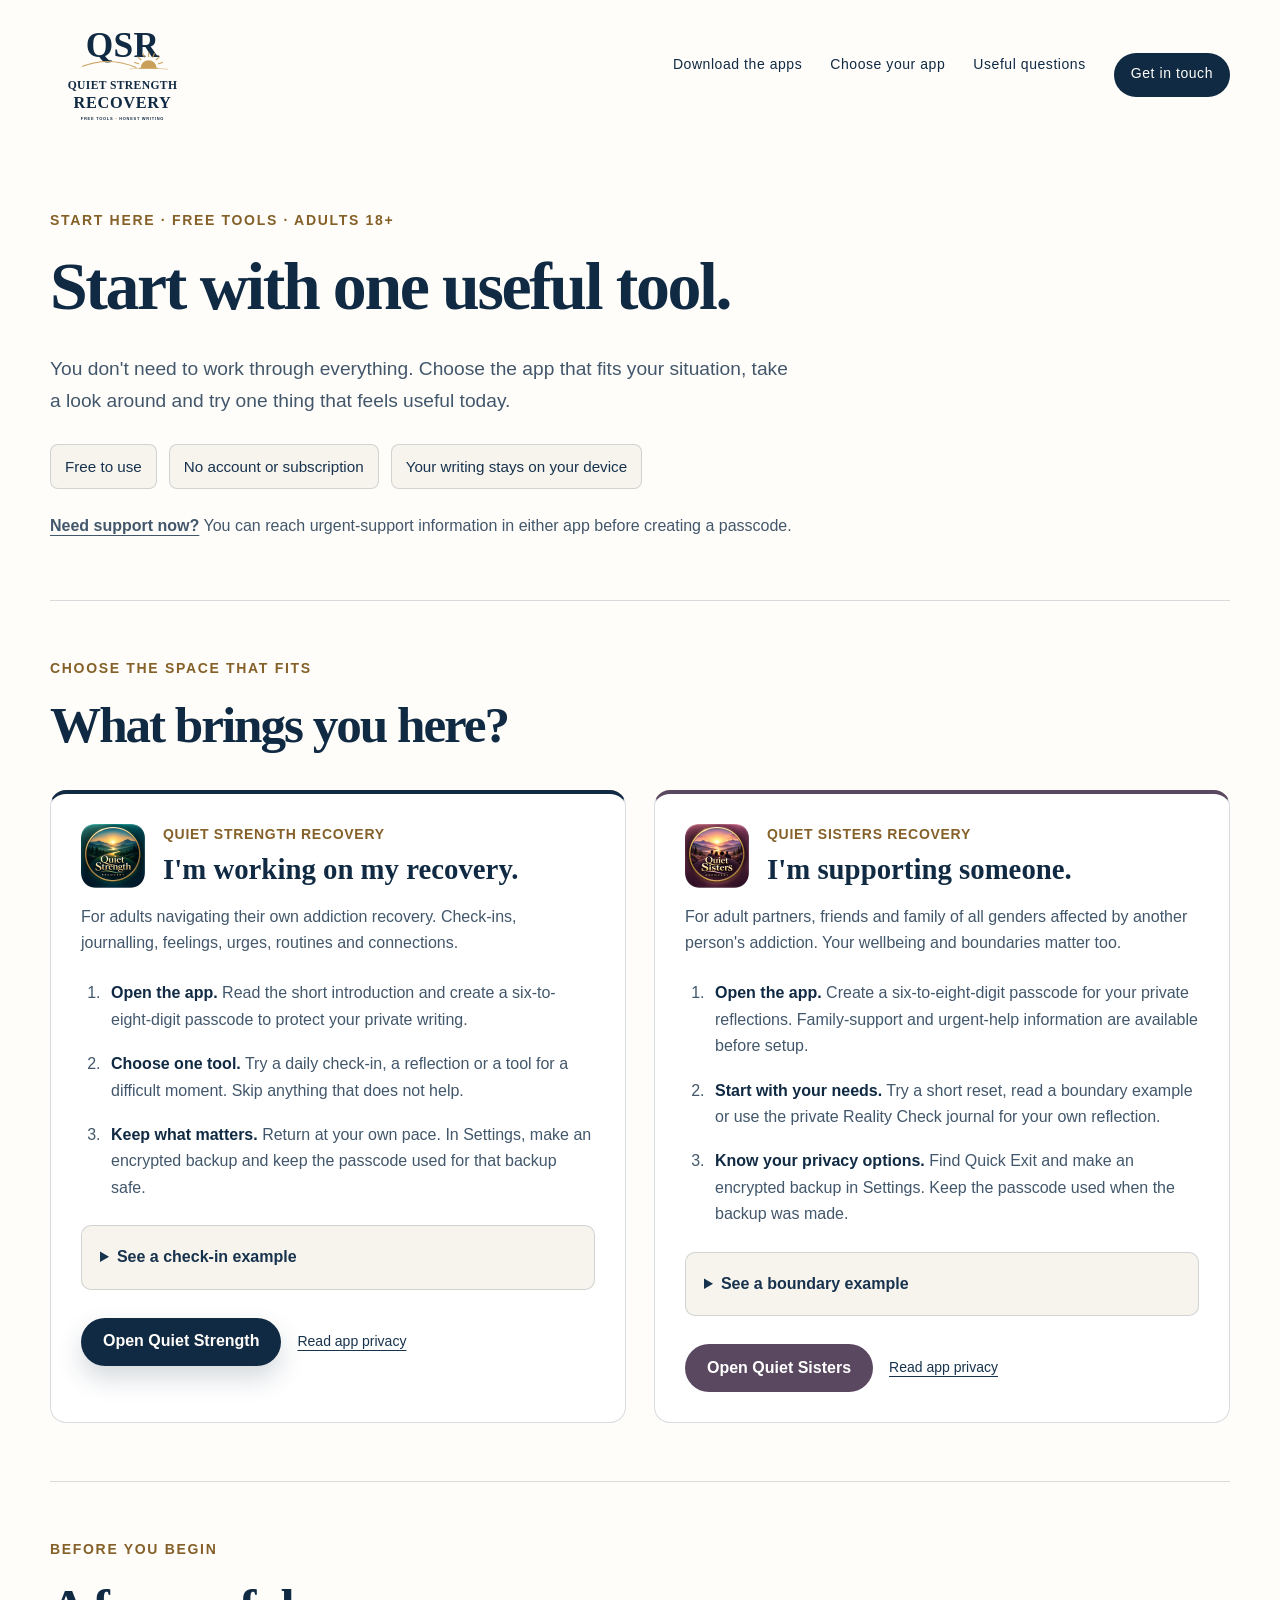
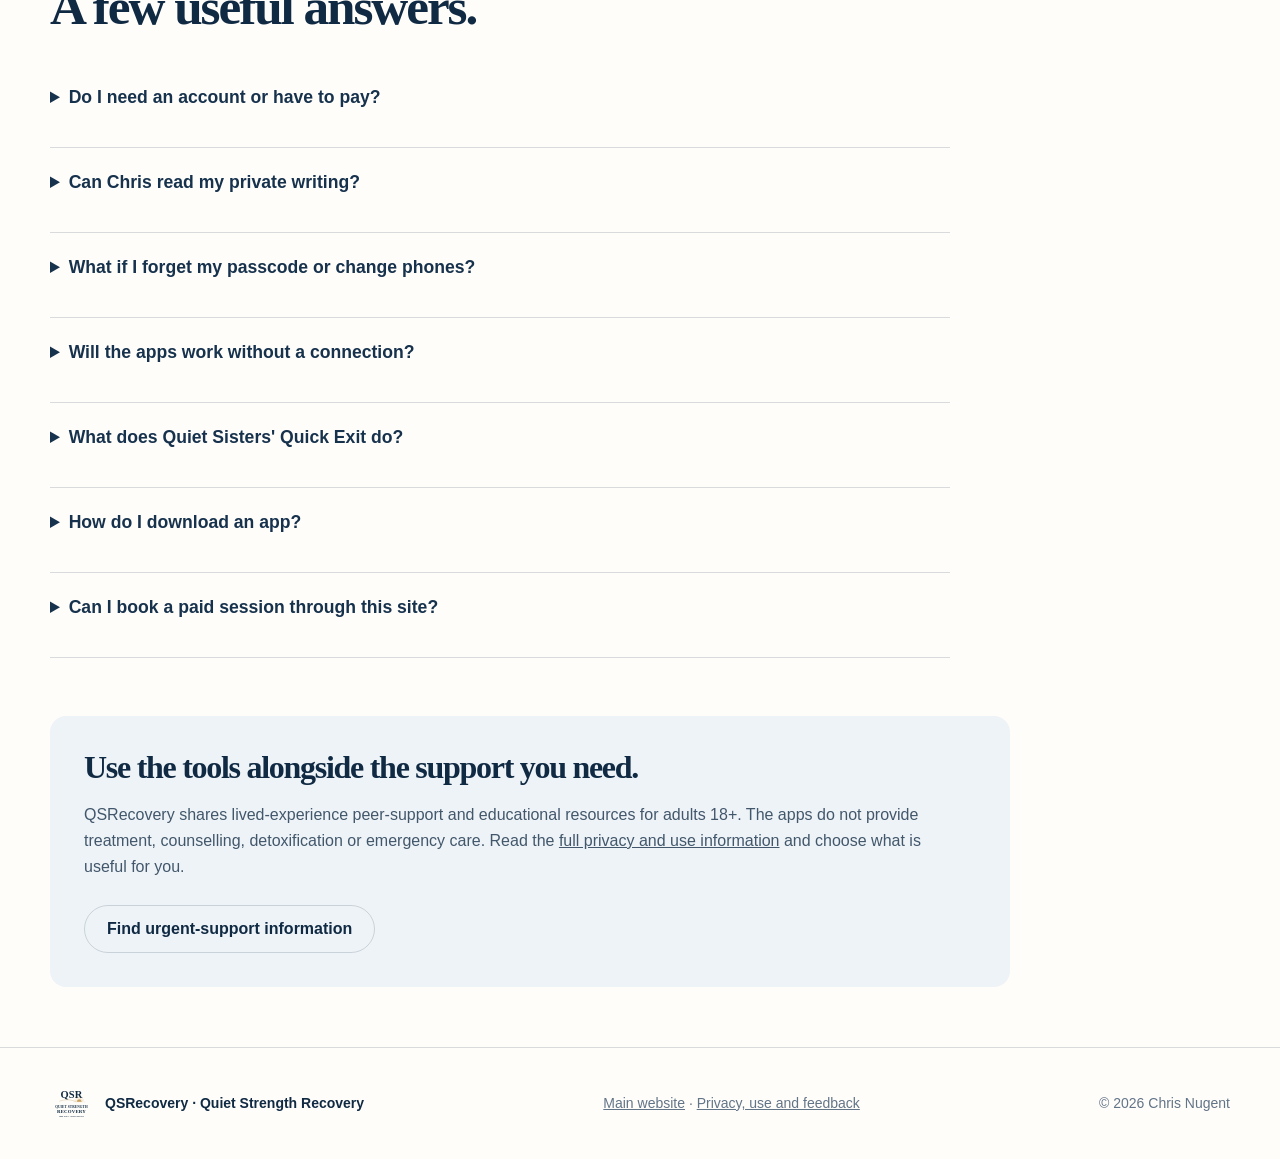
<file: website/start/index.html>
<!doctype html>
<html lang="en-GB">
<head>
  <meta charset="utf-8">
  <meta name="viewport" content="width=device-width, initial-scale=1">
  <meta name="description" content="A simple introduction to QSRecovery's free apps. Choose personal recovery or family support, see examples and learn how private writing and backups work.">
  <meta name="theme-color" content="#102a43">
  <title>Start here | QSRecovery</title>
  <link rel="canonical" href="https://quietstrengthrecovery.co.uk/start/">
  <link rel="icon" href="../assets/qsr-publication-logo.png" type="image/png">
  <link rel="stylesheet" href="../styles.css">
  <meta property="og:type" content="website">
  <meta property="og:site_name" content="QSRecovery">
  <meta property="og:title" content="Start here | QSRecovery">
  <meta property="og:description" content="A simple introduction to QSRecovery&#x27;s free apps. Choose personal recovery or family support, see examples and learn how private writing and backups work.">
  <meta property="og:url" content="https://quietstrengthrecovery.co.uk/start/">
  <meta property="og:locale" content="en_GB">
  <meta name="twitter:card" content="summary">
  <meta name="twitter:title" content="Start here | QSRecovery">
  <meta name="twitter:description" content="A simple introduction to QSRecovery&#x27;s free apps. Choose personal recovery or family support, see examples and learn how private writing and backups work.">
  <meta property="og:image" content="https://quietstrengthrecovery.co.uk/assets/qsr-publication-logo.png">
  <meta property="og:image:type" content="image/png">
  <meta property="og:image:width" content="512">
  <meta property="og:image:height" content="512">
  <meta property="og:image:alt" content="QSRecovery - Quiet Strength Recovery sunrise logo">
  <meta name="twitter:image" content="https://quietstrengthrecovery.co.uk/assets/qsr-publication-logo.png">
  <meta name="twitter:image:alt" content="QSRecovery - Quiet Strength Recovery sunrise logo">
</head>
<body class="guide-page">
  <a class="skip-link" href="#main">Skip to the main content</a>
  <header class="site-header">
    <a class="brand" href="../" aria-label="QSRecovery home"><img src="../assets/qsr-logo.svg" alt="QSRecovery"></a>
    <nav class="nav" aria-label="Main navigation"><a href="../downloads/">Download the apps</a><a href="#choose">Choose your app</a><a href="#questions">Useful questions</a><a class="nav-cta" href="../#connect">Get in touch</a></nav>
  </header>
  <main id="main" class="guide-main">
    <section class="guide-intro" aria-labelledby="guide-title">
      <p class="eyebrow">Start here · Free tools · Adults 18+</p>
      <h1 id="guide-title">Start with one useful tool.</h1>
      <p class="guide-lede">You don't need to work through everything. Choose the app that fits your situation, take a look around and try one thing that feels useful today.</p>
      <div class="guide-facts" aria-label="What to expect"><span>Free to use</span><span>No account or subscription</span><span>Your writing stays on your device</span></div>
      <p class="guide-support"><a href="../#urgent">Need support now?</a> You can reach urgent-support information in either app before creating a passcode.</p>
    </section>
    <section id="choose" class="guide-section" aria-labelledby="choose-title">
      <p class="eyebrow">Choose the space that fits</p><h2 id="choose-title">What brings you here?</h2>
      <div class="guide-apps">
        <article id="strength" class="guide-app" aria-labelledby="strength-title">
          <div class="guide-app-heading"><img src="../assets/quiet-strength-icon.png?v=20261010" alt="" width="64" height="64"><div><p class="eyebrow">Quiet Strength Recovery</p><h3 id="strength-title">I'm working on my recovery.</h3></div></div>
          <p>For adults navigating their own addiction recovery. Check-ins, journalling, feelings, urges, routines and connections.</p>
          <ol class="guide-steps"><li><strong>Open the app.</strong> Read the short introduction and create a six-to-eight-digit passcode to protect your private writing.</li><li><strong>Choose one tool.</strong> Try a daily check-in, a reflection or a tool for a difficult moment. Skip anything that does not help.</li><li><strong>Keep what matters.</strong> Return at your own pace. In Settings, make an encrypted backup and keep the passcode used for that backup safe.</li></ol>
          <details class="guide-example"><summary>See a check-in example</summary><div><p class="example-label">Fictional example · not a screenshot of the app</p><dl><dt>How am I feeling?</dt><dd>Overwhelmed and tired.</dd><dt>What could help today?</dt><dd>A pause, something to eat and a conversation with someone I trust.</dd><dt>One next step</dt><dd>Send a message and ask for a chat.</dd></dl><p>A check-in can be brief. You decide how much to write. This example does not create or save an app entry.</p></div></details>
          <div class="card-actions"><a class="button button-primary" href="https://quiet-strength-recovery.netlify.app/">Open Quiet Strength</a><a href="https://quiet-strength-recovery.netlify.app/privacy-policy.html">Read app privacy</a></div>
        </article>
        <article id="sisters" class="guide-app guide-app-sisters" aria-labelledby="sisters-title">
          <div class="guide-app-heading"><img src="../assets/quiet-sisters-icon.png?v=20261010" alt="" width="64" height="64"><div><p class="eyebrow">Quiet Sisters Recovery</p><h3 id="sisters-title">I'm supporting someone.</h3></div></div>
          <p>For adult partners, friends and family of all genders affected by another person's addiction. Your wellbeing and boundaries matter too.</p>
          <ol class="guide-steps"><li><strong>Open the app.</strong> Create a six-to-eight-digit passcode for your private reflections. Family-support and urgent-help information are available before setup.</li><li><strong>Start with your needs.</strong> Try a short reset, read a boundary example or use the private Reality Check journal for your own reflection.</li><li><strong>Know your privacy options.</strong> Find Quick Exit and make an encrypted backup in Settings. Keep the passcode used when the backup was made.</li></ol>
          <details class="guide-example"><summary>See a boundary example</summary><div><p class="example-label">Fictional example · not a screenshot of the app</p><dl><dt>What do I need?</dt><dd>Space to think before continuing a difficult conversation.</dd><dt>Words I could use</dt><dd>“I care about you. I need some time, and we can talk when we can both speak calmly.”</dd><dt>My next step</dt><dd>Take a pause and contact someone who supports me.</dd></dl><p>Use words that fit your circumstances. If you feel unsafe, seek appropriate outside support. This example does not create or save an app entry.</p></div></details>
          <div class="card-actions"><a class="button button-sisters" href="https://quiet-sisters-recovery.netlify.app/">Open Quiet Sisters</a><a href="https://quiet-sisters-recovery.netlify.app/privacy-policy.html">Read app privacy</a></div>
        </article>
      </div>
    </section>
    <section id="questions" class="guide-section" aria-labelledby="questions-title">
      <p class="eyebrow">Before you begin</p><h2 id="questions-title">A few useful answers.</h2>
      <div class="guide-questions">
        <details><summary>Do I need an account or have to pay?</summary><p>No. Both apps and their tools are free. Create a local passcode to protect your writing; you do not need a QSR account, subscription or payment.</p></details>
        <details><summary>Can Chris read my private writing?</summary><p>Your journal and workbook entries are encrypted in storage on your device. The current apps do not automatically send them to Chris or a QSR cloud journal. You control any files you choose to export. The apps do not monitor entries or alert anyone when you need support.</p></details>
        <details><summary>What if I forget my passcode or change phones?</summary><p>The apps cannot recover a forgotten passcode. Use Settings to make an encrypted backup before changing devices or clearing browser data, and keep the passcode used when that backup was made. Individual text and PDF exports are readable files; keep them privately.</p></details>
        <details><summary>Will the apps work without a connection?</summary><p>The core web tools can reopen offline after a successful initial load. External videos and support websites need a connection. Browser storage can be cleared by your phone or browser, so keep your own backup.</p></details>
        <details><summary>What does Quiet Sisters' Quick Exit do?</summary><p>Quick Exit locks the app and changes the screen to a neutral page. It does not erase browser history, hide an installed app or guarantee that someone cannot see activity on your phone. Read the app privacy page and use your usual device security.</p></details>
        <details><summary>How do I download an app?</summary><p>Visit the <a href="../downloads/">download page</a> for the current Android APKs and a short installation guide. You can also use either app in your browser without downloading an APK. There is no QSR account or subscription.</p></details>
        <details><summary>Can I book a paid session through this site?</summary><p>The current offer is two free self-guided apps and recovery writing. Future mentoring arrangements are being prepared; this website is not taking paid-session bookings. Organisations can <a href="mailto:quietstrengthrecovery@outlook.com?subject=QSRecovery%20collaboration%20enquiry">email Chris about the resources or a possible collaboration</a>.</p></details>
      </div>
    </section>
    <section class="guide-boundary" aria-labelledby="guide-boundary-title"><h2 id="guide-boundary-title">Use the tools alongside the support you need.</h2><p>QSRecovery shares lived-experience peer-support and educational resources for adults 18+. The apps do not provide treatment, counselling, detoxification or emergency care. Read the <a href="../privacy.html">full privacy and use information</a> and choose what is useful for you.</p><a class="button button-quiet" href="../#urgent">Find urgent-support information</a></section>
  </main>
  <footer class="site-footer"><div class="footer-brand"><img src="../assets/qsr-logo.svg" alt=""><span>QSRecovery · Quiet Strength Recovery</span></div><p><a href="../">Main website</a> · <a href="../privacy.html">Privacy, use and feedback</a></p><p class="footer-small">© 2026 Chris Nugent</p></footer>
</body>
</html>
</file>
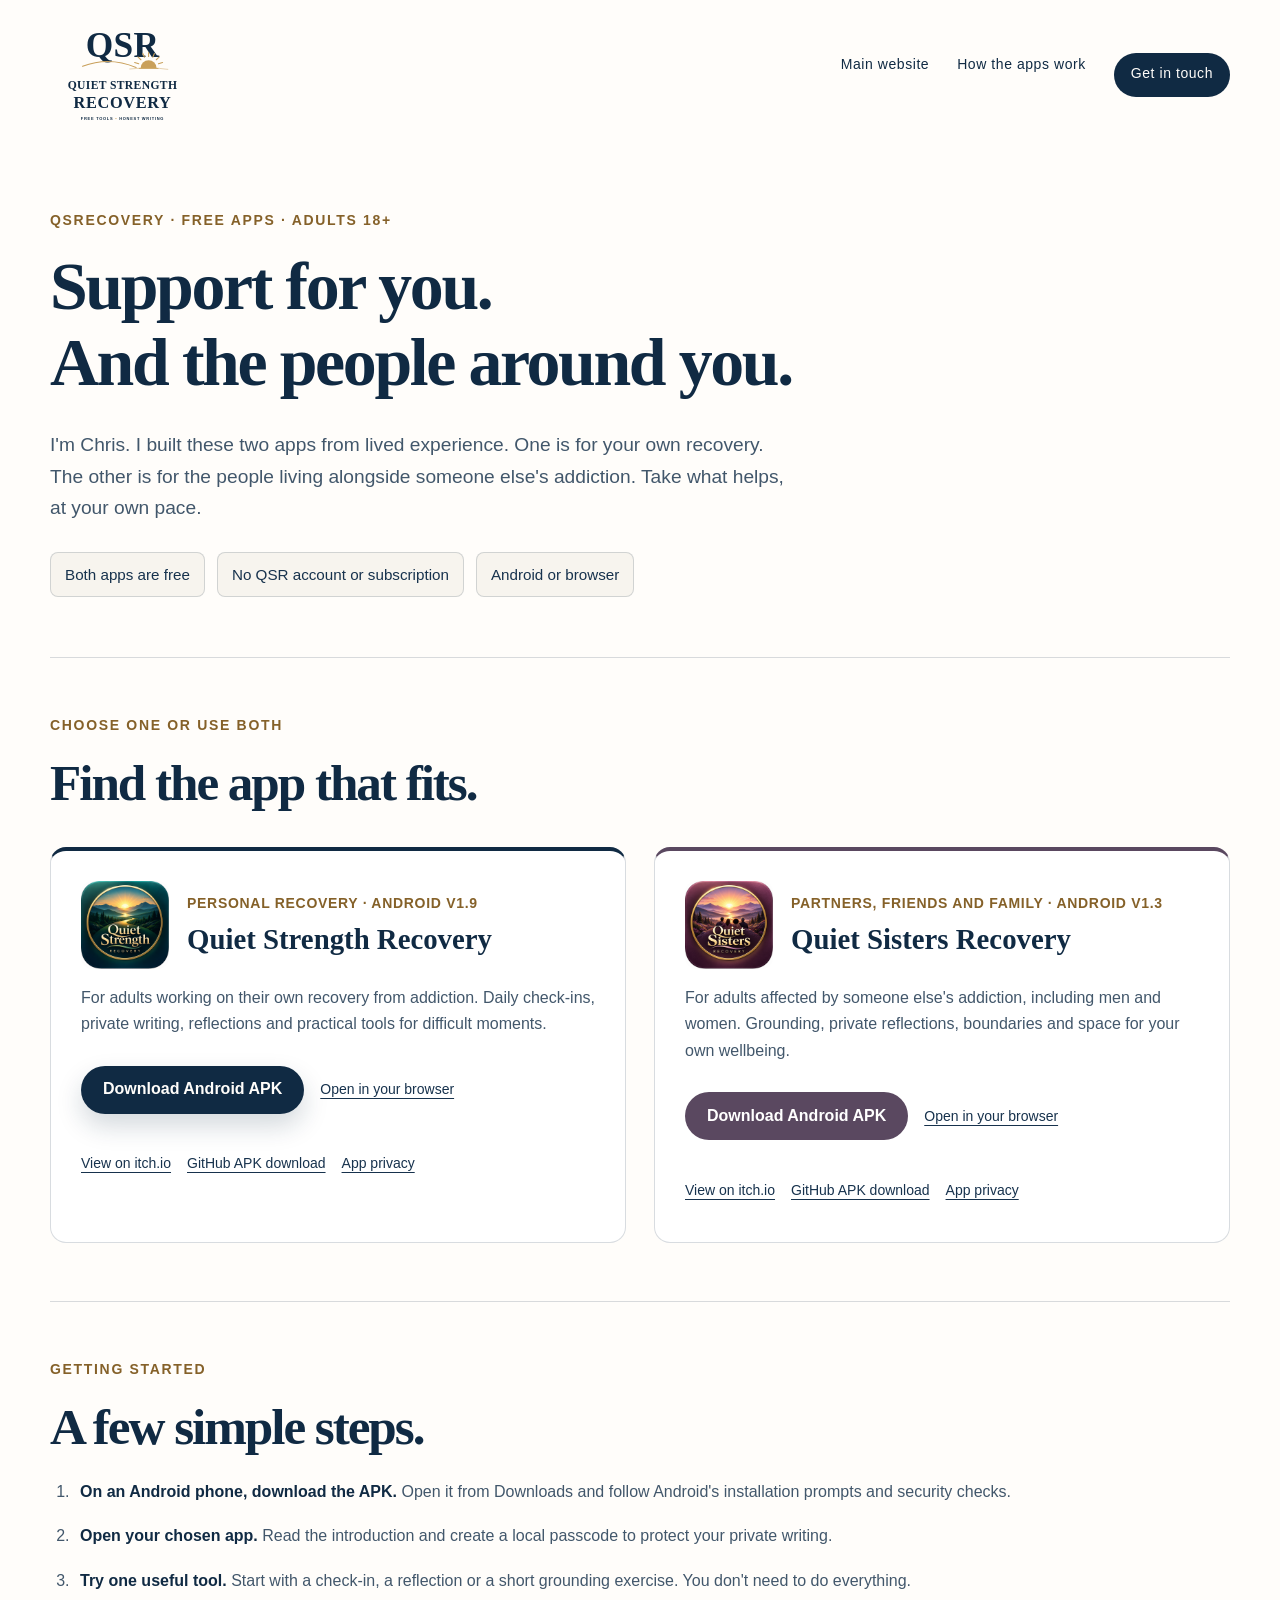
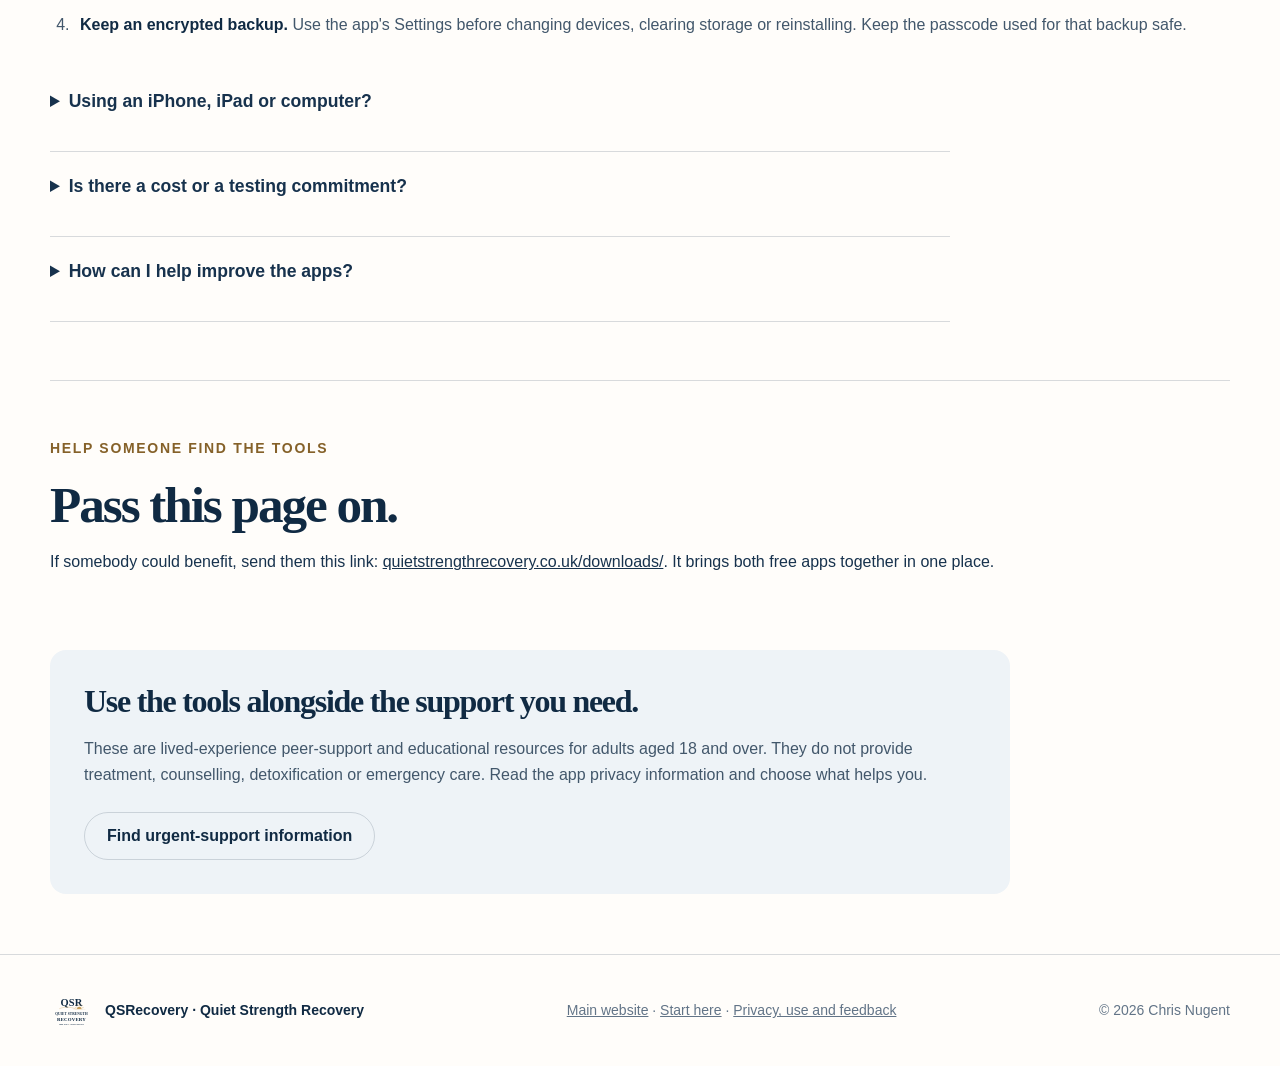
<file: website/testers/index.html>
<!doctype html>
<html lang="en-GB"><head><meta charset="utf-8"><meta name="viewport" content="width=device-width,initial-scale=1"><title>Download both free apps | QSRecovery</title><meta name="description" content="Find the current free QSRecovery Android downloads and browser apps."><link rel="canonical" href="https://quietstrengthrecovery.co.uk/downloads/"><meta http-equiv="refresh" content="0;url=../downloads/"><link rel="icon" href="../assets/qsr-publication-logo.png" type="image/png"><link rel="stylesheet" href="../styles.css"></head><body><main class="policy-content"><h1>Both apps are available here.</h1><p><a class="button button-primary" href="../downloads/">Download the free QSR apps</a></p><p>The download page has the current Android apps, browser links and feedback information.</p></main></body></html>
</file>
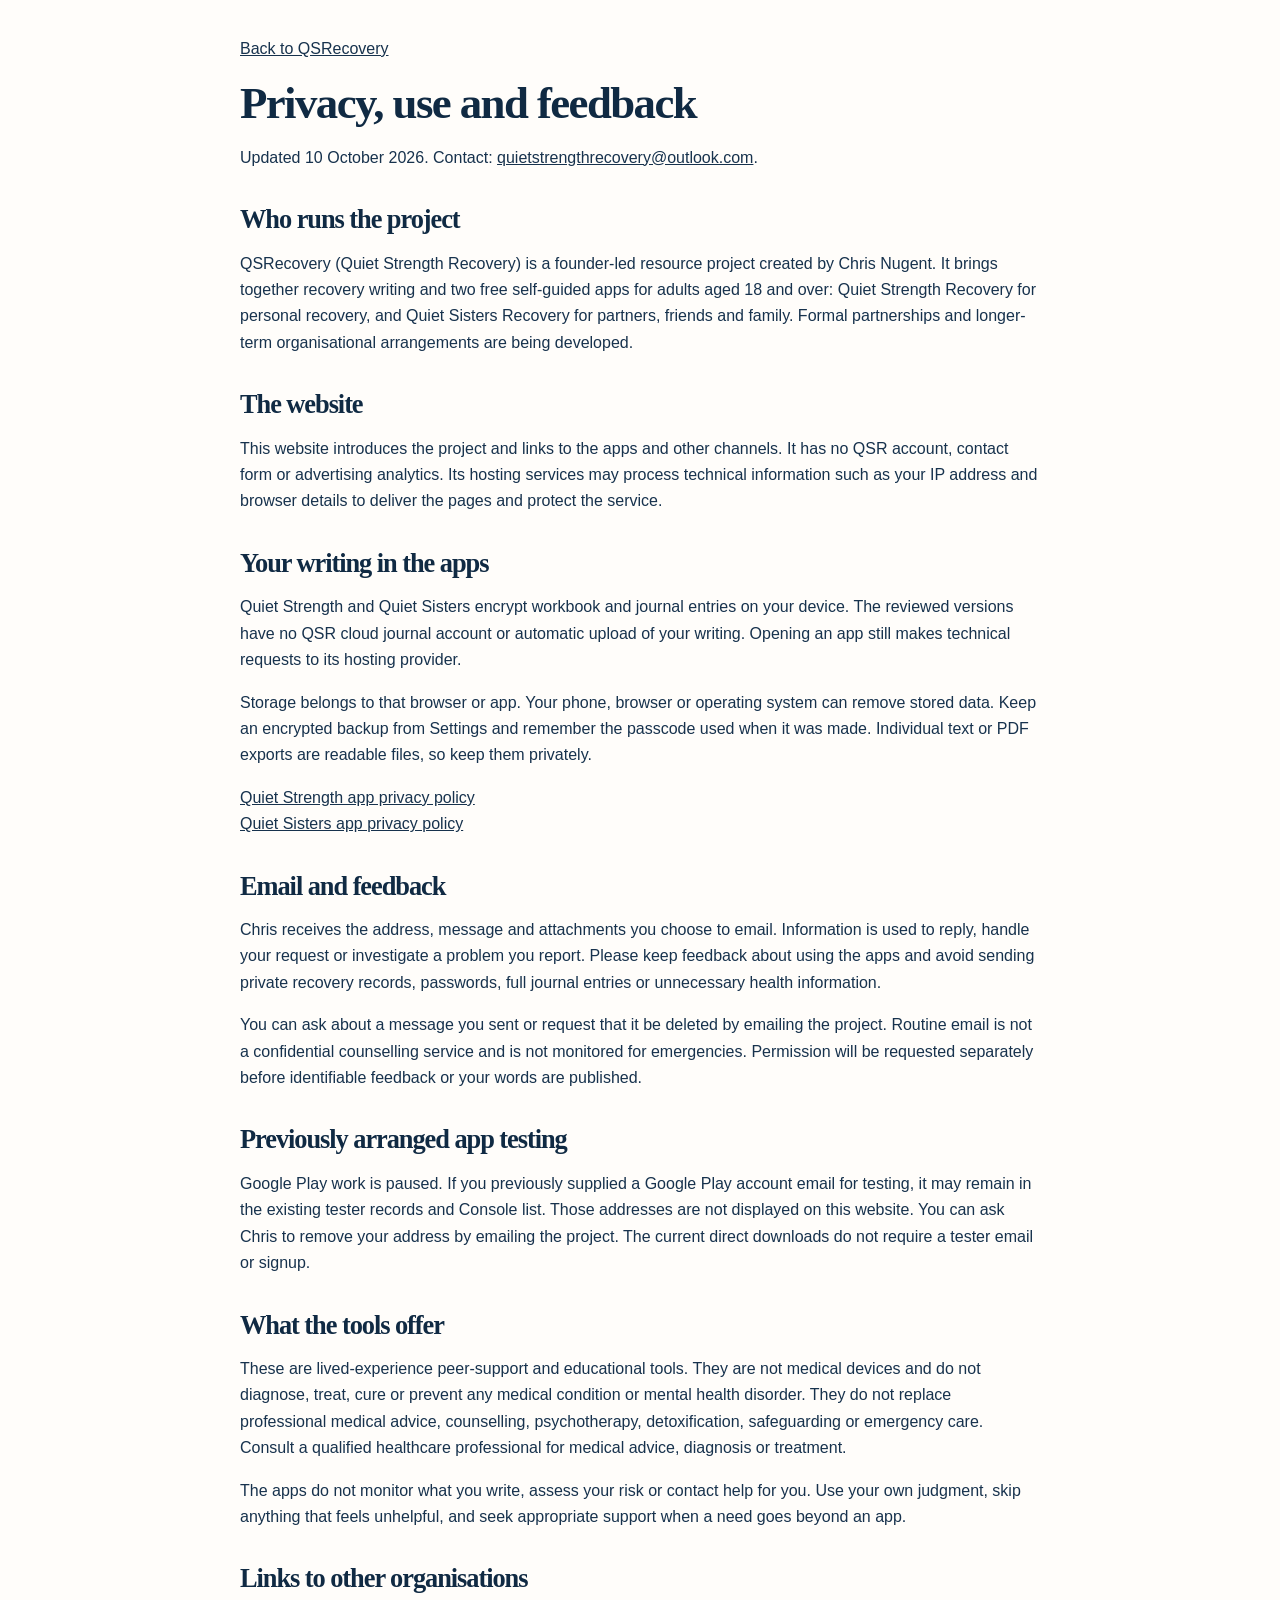
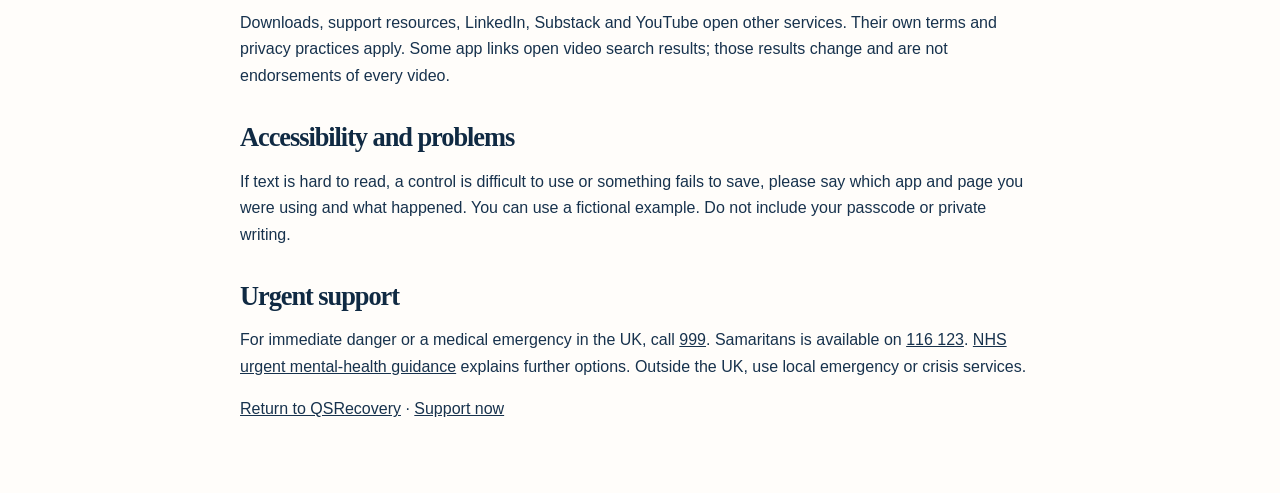
<file: website/privacy.html>
<!doctype html>
<html lang="en-GB">
<head><meta charset="utf-8"><meta name="viewport" content="width=device-width,initial-scale=1"><title>Privacy, use and feedback | QSRecovery</title><meta name="description" content="How QSRecovery's website, Quiet Strength and Quiet Sisters apps handle privacy, feedback and support."><link rel="canonical" href="https://quietstrengthrecovery.co.uk/privacy.html"><link rel="icon" href="assets/qsr-publication-logo.png" type="image/png"><link rel="stylesheet" href="styles.css">  <meta property="og:type" content="website">
  <meta property="og:site_name" content="QSRecovery">
  <meta property="og:title" content="Privacy, use and feedback | QSRecovery">
  <meta property="og:description" content="How QSRecovery&#x27;s website, Quiet Strength and Quiet Sisters apps handle privacy, feedback and support.">
  <meta property="og:url" content="https://quietstrengthrecovery.co.uk/privacy.html">
  <meta property="og:locale" content="en_GB">
  <meta name="twitter:card" content="summary">
  <meta name="twitter:title" content="Privacy, use and feedback | QSRecovery">
  <meta name="twitter:description" content="How QSRecovery&#x27;s website, Quiet Strength and Quiet Sisters apps handle privacy, feedback and support.">
  <meta property="og:image" content="https://quietstrengthrecovery.co.uk/assets/qsr-publication-logo.png">
  <meta property="og:image:type" content="image/png">
  <meta property="og:image:width" content="512">
  <meta property="og:image:height" content="512">
  <meta property="og:image:alt" content="QSRecovery - Quiet Strength Recovery sunrise logo">
  <meta name="twitter:image" content="https://quietstrengthrecovery.co.uk/assets/qsr-publication-logo.png">
  <meta name="twitter:image:alt" content="QSRecovery - Quiet Strength Recovery sunrise logo">
</head>
<body><a class="skip-link" href="#main">Skip to the main content</a><main id="main" class="policy-content">
<p><a href="./">Back to QSRecovery</a></p>
<h1>Privacy, use and feedback</h1><p>Updated 10 October 2026. Contact: <a href="mailto:quietstrengthrecovery@outlook.com">quietstrengthrecovery@outlook.com</a>.</p>
<h2>Who runs the project</h2><p>QSRecovery (Quiet Strength Recovery) is a founder-led resource project created by Chris Nugent. It brings together recovery writing and two free self-guided apps for adults aged 18 and over: Quiet Strength Recovery for personal recovery, and Quiet Sisters Recovery for partners, friends and family. Formal partnerships and longer-term organisational arrangements are being developed.</p>
<h2>The website</h2><p>This website introduces the project and links to the apps and other channels. It has no QSR account, contact form or advertising analytics. Its hosting services may process technical information such as your IP address and browser details to deliver the pages and protect the service.</p>
<h2>Your writing in the apps</h2><p>Quiet Strength and Quiet Sisters encrypt workbook and journal entries on your device. The reviewed versions have no QSR cloud journal account or automatic upload of your writing. Opening an app still makes technical requests to its hosting provider.</p><p>Storage belongs to that browser or app. Your phone, browser or operating system can remove stored data. Keep an encrypted backup from Settings and remember the passcode used when it was made. Individual text or PDF exports are readable files, so keep them privately.</p><p><a href="https://quiet-strength-recovery.netlify.app/privacy-policy.html">Quiet Strength app privacy policy</a><br><a href="https://quiet-sisters-recovery.netlify.app/privacy-policy.html">Quiet Sisters app privacy policy</a></p>
<h2>Email and feedback</h2><p>Chris receives the address, message and attachments you choose to email. Information is used to reply, handle your request or investigate a problem you report. Please keep feedback about using the apps and avoid sending private recovery records, passwords, full journal entries or unnecessary health information.</p><p>You can ask about a message you sent or request that it be deleted by emailing the project. Routine email is not a confidential counselling service and is not monitored for emergencies. Permission will be requested separately before identifiable feedback or your words are published.</p>
<h2>Previously arranged app testing</h2><p>Google Play work is paused. If you previously supplied a Google Play account email for testing, it may remain in the existing tester records and Console list. Those addresses are not displayed on this website. You can ask Chris to remove your address by emailing the project. The current direct downloads do not require a tester email or signup.</p>
<h2>What the tools offer</h2><p>These are lived-experience peer-support and educational tools. They are not medical devices and do not diagnose, treat, cure or prevent any medical condition or mental health disorder. They do not replace professional medical advice, counselling, psychotherapy, detoxification, safeguarding or emergency care. Consult a qualified healthcare professional for medical advice, diagnosis or treatment.</p><p>The apps do not monitor what you write, assess your risk or contact help for you. Use your own judgment, skip anything that feels unhelpful, and seek appropriate support when a need goes beyond an app.</p>
<h2>Links to other organisations</h2><p>Downloads, support resources, LinkedIn, Substack and YouTube open other services. Their own terms and privacy practices apply. Some app links open video search results; those results change and are not endorsements of every video.</p>
<h2>Accessibility and problems</h2><p>If text is hard to read, a control is difficult to use or something fails to save, please say which app and page you were using and what happened. You can use a fictional example. Do not include your passcode or private writing.</p>
<h2>Urgent support</h2><p>For immediate danger or a medical emergency in the UK, call <a href="tel:999">999</a>. Samaritans is available on <a href="tel:116123">116 123</a>. <a href="https://www.nhs.uk/nhs-services/mental-health-services/where-to-get-urgent-help-for-mental-health/">NHS urgent mental-health guidance</a> explains further options. Outside the UK, use local emergency or crisis services.</p>
<p><a href="./">Return to QSRecovery</a> · <a href="./#urgent">Support now</a></p>
</main></body></html>
</file>
<file: website/styles.css>
:root {
  --navy: #102a43;
  --navy-deep: #081c31;
  --gold: #c9a05b;
  --gold-ink: #856129;
  --gold-soft: #e6c98e;
  --ink: #17324d;
  --muted: #627487;
  --cream: #f7f4ee;
  --paper: #fffdfa;
  --line: rgba(16, 42, 67, .16);
  --shadow: 0 22px 60px rgba(16, 42, 67, .13);
}

* { box-sizing: border-box; }
html { scroll-behavior: smooth; }
body { margin: 0; color: var(--ink); background: var(--paper); font-family: Arial, Helvetica, sans-serif; font-size: 16px; line-height: 1.65; }
a { color: inherit; }
.site-header { width: min(1180px, calc(100% - 48px)); margin: 0 auto; padding: 18px 0; display: flex; align-items: center; justify-content: space-between; gap: 28px; }
.brand img { width: 145px; height: auto; display: block; }
.nav { display: flex; align-items: center; flex-wrap: wrap; justify-content: flex-end; gap: 28px; font-size: .78rem; letter-spacing: .13em; text-transform: uppercase; }
.nav a { text-decoration: none; color: var(--navy); white-space: nowrap; }
.nav a:hover { color: var(--gold); }
.nav-cta { padding: 9px 17px; color: var(--paper) !important; background: var(--navy); border-radius: 999px; }
.hero { width: min(1180px, calc(100% - 48px)); margin: 0 auto; min-height: 610px; display: grid; grid-template-columns: 1.08fr .92fr; align-items: center; gap: 72px; padding: 78px 0 90px; }
.hero-copy { max-width: 650px; }
.eyebrow { margin: 0 0 18px; color: var(--gold); font-size: .76rem; font-weight: 700; letter-spacing: .18em; line-height: 1.4; text-transform: uppercase; }
.eyebrow span { color: inherit; padding: 0 7px; }
h1, h2, h3 { font-family: Georgia, 'Times New Roman', serif; color: var(--navy); line-height: 1.12; font-weight: 700; }
h1 { max-width: 680px; margin: 0; font-size: clamp(3.4rem, 7vw, 6.7rem); letter-spacing: -.055em; }
h2 { margin: 0; font-size: clamp(2.1rem, 4vw, 3.7rem); letter-spacing: -.04em; }
h3 { margin: 12px 0 8px; font-size: 1.35rem; }
.hero-lede { max-width: 550px; margin: 30px 0 0; color: var(--muted); font-size: 1.17rem; }
.hero-actions { display: flex; flex-wrap: wrap; gap: 14px; margin-top: 34px; }
.button { display: inline-flex; align-items: center; justify-content: center; min-height: 48px; padding: 0 22px; border-radius: 999px; text-decoration: none; font-weight: 700; font-size: .9rem; }
.button-primary { color: var(--paper); background: var(--navy); box-shadow: 0 12px 26px rgba(16, 42, 67, .18); }
.button-primary:hover { background: var(--navy-deep); }
.button-quiet { border: 1px solid var(--line); color: var(--navy); background: transparent; }
.button-quiet:hover { border-color: var(--gold); color: var(--gold); }
.boundary-note { margin: 38px 0 0; padding-left: 16px; border-left: 2px solid var(--gold); color: var(--muted); font-size: .9rem; }
.boundary-note strong { color: var(--navy); }
.hero-mark { position: relative; min-height: 430px; display: grid; place-items: center; overflow: hidden; background: var(--navy); box-shadow: var(--shadow); }
.hero-mark::before { content: ''; position: absolute; inset: 28px; border: 1px solid rgba(230, 201, 142, .35); }
.sunrise { position: relative; width: 190px; height: 190px; border-radius: 50%; background: radial-gradient(circle at 50% 58%, var(--gold) 0 34%, transparent 35%); }
.sunrise::before { content: ''; position: absolute; width: 340px; height: 3px; left: -76px; top: 118px; background: var(--gold); transform: rotate(-6deg); }
.sunrise::after { content: ''; position: absolute; width: 126px; height: 126px; left: 32px; top: 42px; border: 2px solid var(--gold-soft); border-left-color: transparent; border-bottom-color: transparent; border-radius: 50%; transform: rotate(-44deg); }
.sunrise span::before, .sunrise span::after { content: ''; position: absolute; left: 94px; top: 14px; width: 3px; height: 35px; background: var(--gold-soft); box-shadow: -48px 23px 0 -0.5px var(--gold-soft), 48px 23px 0 -0.5px var(--gold-soft); transform-origin: 50% 100%; }
.sunrise span::after { transform: rotate(45deg); }
.mark-line { position: absolute; top: 77px; width: 110px; height: 1px; background: var(--gold); }
.hero-mark p { position: absolute; bottom: 48px; margin: 0; color: var(--gold-soft); font-family: Georgia, serif; font-size: 4rem; letter-spacing: .18em; }
.section-rule { border-top: 1px solid var(--line); }
.intro, .support, .connect { width: min(1180px, calc(100% - 48px)); margin: 0 auto; padding: 95px 0; display: grid; grid-template-columns: 1fr 1fr; gap: 90px; }
.intro-body { max-width: 560px; color: var(--muted); font-size: 1.08rem; }
.intro-body p { margin: 0 0 18px; }
.pause-section { padding: 98px max(24px, calc((100% - 1180px) / 2)) 106px; background: var(--cream); }
.section-heading { max-width: 700px; }
.pause-grid { display: grid; grid-template-columns: repeat(5, 1fr); gap: 24px; margin-top: 54px; }
.pause-grid article { min-height: 210px; padding: 25px 0; border-top: 2px solid var(--gold); }
.pause-letter { color: var(--gold-ink); font-family: Georgia, serif; font-size: 2.8rem; line-height: 1; }
.pause-grid p, .support-card p { margin: 0; color: var(--muted); font-size: .94rem; line-height: 1.55; }
.support { display: block; }
.support-grid { display: grid; grid-template-columns: repeat(4, 1fr); gap: 18px; margin-top: 54px; }
.support-card { min-height: 260px; padding: 28px; background: var(--paper); border: 1px solid var(--line); transition: transform .2s ease, box-shadow .2s ease; }
.support-card:hover { transform: translateY(-4px); box-shadow: var(--shadow); }
.card-number { color: var(--gold-ink); font-size: .76rem; font-weight: 700; letter-spacing: .16em; }
.about { padding: 100px max(24px, calc((100% - 1180px) / 2)); display: grid; grid-template-columns: .8fr 1.2fr; gap: 100px; align-items: center; background: var(--navy); }
.about h2, .about .eyebrow { color: var(--gold-soft); }
.about-copy p:not(.eyebrow) { max-width: 650px; color: rgba(255, 253, 250, .75); }
.about-emblem { position: relative; width: min(100%, 360px); aspect-ratio: 1; display: grid; place-items: center; border: 1px solid rgba(230, 201, 142, .45); border-radius: 50%; color: var(--gold); font-family: Georgia, serif; font-size: 5rem; letter-spacing: .08em; }
.about-emblem::after { content: ''; position: absolute; inset: 25px; border: 1px solid rgba(230, 201, 142, .24); border-radius: 50%; }
.about-emblem i { position: absolute; bottom: 31%; width: 48%; height: 3px; background: var(--gold); transform: rotate(-7deg); }
.connect { display: block; }
.section-intro { max-width: 650px; margin: 20px 0 0; color: var(--muted); }
.channel-grid { display: grid; grid-template-columns: repeat(6, 1fr); gap: 16px; margin-top: 48px; }
.channel { grid-column: span 2; min-height: 100px; display: flex; align-items: center; gap: 16px; padding: 20px; border: 1px solid var(--line); background: var(--cream); }
.channel:nth-child(-n+2) { grid-column: span 3; }
.channel-symbol { width: 42px; height: 42px; display: grid; place-items: center; border-radius: 50%; color: var(--paper); background: var(--navy); font-family: Georgia, serif; font-size: 1.25rem; }
.channel strong, .channel small { display: block; }
.channel small { margin-top: 2px; color: var(--muted); font-size: .8rem; }
.readiness { width: min(1180px, calc(100% - 48px)); margin: 0 auto; padding: 24px 0 32px; display: flex; justify-content: space-between; gap: 24px; color: var(--muted); font-size: .82rem; }
.readiness p { margin: 0; color: var(--navy); font-weight: 700; }
.status-dot { display: inline-block; width: 9px; height: 9px; margin-right: 8px; border-radius: 50%; background: var(--gold); }
.site-footer { padding: 34px max(24px, calc((100% - 1180px) / 2)); display: flex; align-items: center; justify-content: space-between; gap: 24px; border-top: 1px solid var(--line); color: var(--muted); font-size: .8rem; }
.footer-brand { display: flex; align-items: center; gap: 12px; color: var(--navy); font-weight: 700; }
.footer-brand img { width: 43px; height: 43px; object-fit: contain; }
.site-footer p { margin: 0; }
.site-footer p span { color: var(--gold-ink); padding: 0 4px; }
.footer-small { color: var(--muted); }

@media (max-width: 900px) {
  .hero { grid-template-columns: 1fr; gap: 54px; padding-top: 52px; }
  .hero-mark { min-height: 300px; }
  .pause-grid { grid-template-columns: repeat(3, 1fr); }
  .support-grid { grid-template-columns: repeat(2, 1fr); }
  .about { grid-template-columns: 1fr; gap: 54px; }
  .about-emblem { width: 240px; }
  .channel-grid { grid-template-columns: repeat(2, 1fr); }
  .channel, .channel:nth-child(-n+2) { grid-column: auto; }
}
@media (max-width: 620px) {
  .site-header, .hero, .intro, .support, .readiness { width: min(100% - 32px, 1180px); }
  .site-header { align-items: flex-start; }
  .nav { gap: 12px; flex-wrap: wrap; justify-content: flex-end; font-size: .68rem; }
  .nav a:nth-child(-n+3) { display: inline; }
  h1 { font-size: clamp(3rem, 15vw, 4.5rem); }
  .hero { padding: 44px 0 70px; }
  .intro, .support, .connect { display: block; padding: 68px 0; }
  .intro-body { margin-top: 28px; }
  .pause-section, .about { padding-left: 16px; padding-right: 16px; }
  .pause-grid, .support-grid, .channel-grid { grid-template-columns: 1fr; gap: 14px; }
  .pause-grid { margin-top: 36px; }
  .pause-grid article { min-height: auto; }
  .support-grid { margin-top: 36px; }
  .support-card { min-height: auto; }
  .readiness, .site-footer { display: block; }
  .readiness > span, .site-footer > p { display: block; margin-top: 12px; }
}

/* Current free apps and the people they serve. */
body{font-size:1rem}html{scroll-padding-top:24px}.eyebrow{font-size:.875rem;color:#856129;letter-spacing:.12em}.nav{font-size:.875rem;letter-spacing:.04em;text-transform:none}.hero{min-height:auto;padding:62px 0 76px;gap:54px;grid-template-columns:1.06fr .94fr}h1{font-size:clamp(2.65rem,5.3vw,4.9rem);letter-spacing:-.035em;line-height:1.12}.hero-lede{font-size:1.125rem;color:#42576b}.button{font-size:1rem;min-height:48px}.button-sisters{background:#5a4860;color:#fff}.button-sisters:hover{background:#44334a}.hero-choice{background:var(--navy);padding:30px;border-radius:18px;color:#fff}.hero-choice>.eyebrow{color:var(--gold-soft)}.choice-card{display:flex;gap:18px;padding:23px 0;color:#fff;text-decoration:none;border-top:1px solid #698095}.choice-card img{object-fit:contain;flex:0 0 64px;background:#fff;border-radius:12px;padding:4px}.choice-card span{font-size:.875rem;color:#e6c98e}.choice-card h2{color:#fff;font-size:1.65rem;margin:8px 0;letter-spacing:-.02em}.choice-card p{font-size:1rem;margin:0;color:#d6e2ec}.choice-sisters{border-bottom:1px solid #698095}.choice-note{font-size:.875rem;color:#d6e2ec;margin-bottom:0}.app-grid{display:grid;grid-template-columns:1fr 1fr;gap:24px;margin-top:42px}.app-card{border:1px solid var(--line);border-top:4px solid var(--navy);border-radius:16px;padding:30px;background:#fff}.sisters-card{border-top-color:#5a4860}.app-icon{object-fit:contain;border-radius:14px}.app-card h3{font-size:1.9rem}.app-card p,.app-card li{color:#42576b}.app-card ul{padding-left:22px}.app-card li{margin:8px 0}.card-actions{display:flex;flex-wrap:wrap;align-items:center;gap:16px;margin-top:28px}.card-actions>a:not(.button){font-size:.875rem;text-underline-offset:4px}.human-quote{border-left:3px solid var(--gold);padding-left:20px;font-family:Georgia,serif;font-size:1.3rem;color:var(--navy)}.about-brand{display:grid;justify-items:center;gap:20px;text-align:center;color:var(--gold-soft);font-family:Georgia,serif;font-size:1.5rem}.about-brand img{background:#fff;border-radius:24px;padding:10px}.about-brand p{margin:0}.channel{border-radius:12px;text-decoration:none}.channel:hover{border-color:#856129}.channel small{font-size:.875rem;overflow-wrap:anywhere}.channel-symbol{flex:0 0 42px}.contact-note{margin-top:28px;color:#42576b;font-size:.95rem}.contact-note p{margin:8px 0}.support-now{padding:54px max(24px,calc((100% - 1180px)/2));background:#eef3f7;display:grid;grid-template-columns:1fr 1fr;gap:50px}.support-now h2{font-size:2rem}.support-links{display:flex;flex-wrap:wrap;gap:14px;align-content:start}.support-links p{font-size:.95rem;margin:0}.readiness{font-size:.875rem;line-height:1.6}.site-footer{flex-wrap:wrap;font-size:.875rem}.site-footer p{max-width:340px}.skip-link{position:absolute;top:-100px;left:16px;background:#102a43;color:#fff;padding:12px 18px;z-index:20}.skip-link:focus{top:10px}:focus-visible{outline:3px solid #856129;outline-offset:4px}.hero-choice :focus-visible{outline-color:#e6c98e}.policy-content{width:min(800px,calc(100% - 40px));margin:36px auto 70px}.policy-content h1{font-size:2.8rem}.policy-content h2{font-size:1.65rem;margin-top:34px}.policy-content p,.policy-content li{overflow-wrap:anywhere}
@media(max-width:900px){.hero{grid-template-columns:1fr;gap:34px}.intro{gap:40px}.about{gap:46px}.support-now{grid-template-columns:1fr;gap:24px}.channel-grid{grid-template-columns:repeat(2,1fr)}}
@media(max-width:620px){.nav{font-size:.875rem;gap:12px}.nav a:nth-child(-n+3){display:inline}.hero{padding:34px 0 48px}h1{font-size:clamp(2.4rem,10vw,3.4rem)}.hero-actions{margin-top:24px;gap:12px}.hero-actions .button{flex:1 1 240px}.hero-choice{padding:24px}.choice-card{gap:14px}.choice-card img{width:48px;height:48px;flex-basis:48px}.choice-card h2{font-size:1.5rem}.app-grid,.channel-grid{grid-template-columns:1fr}.app-card{padding:24px}.connect{width:calc(100% - 32px)}.support-now{padding:38px 16px}.readiness{padding:22px 0}.site-header{gap:14px}.brand img{width:120px}.pause-grid p,.support-card p{font-size:1rem}.policy-content h1{font-size:2.2rem}}
@media(prefers-reduced-motion:reduce){html{scroll-behavior:auto}*{transition:none!important}}

/* Tester recruitment uses the current website's colours and type. */
.tester-invitation{width:min(1180px,calc(100% - 48px));margin:0 auto 60px;padding:32px;border-radius:18px;background:var(--cream);display:flex;align-items:center;justify-content:space-between;gap:32px}.tester-invitation h2{font-size:2.3rem}.tester-invitation p:not(.eyebrow){max-width:650px;margin:16px 0 0;color:#42576b}.tester-invitation .button{flex-shrink:0}.tester-main{width:min(1100px,calc(100% - 48px));margin:0 auto}.tester-hero{display:grid;grid-template-columns:1.25fr .75fr;gap:60px;align-items:center;padding:54px 0 72px}.tester-hero h1{font-size:clamp(3.8rem,7.5vw,6.6rem);line-height:1.02}.tester-lede{max-width:570px;font-size:1.25rem;color:#42576b;margin:26px 0}.tester-requirements{margin-top:22px;font-size:.95rem;color:#42576b}.tester-promise{padding:34px;border-radius:20px;background:var(--navy);color:#fff}.tester-days{display:block;font-size:5.4rem;line-height:1.05;font-weight:700;color:#e6c98e;letter-spacing:-.04em}.tester-promise h2{font-size:2.1rem;color:#fff;margin:18px 0}.tester-promise p{color:#d6e2ec}.tester-section{padding:56px 0;border-top:1px solid var(--line)}.tester-section>h2{font-size:2.75rem}.tester-page .app-card h3{font-size:1.8rem}.tester-signup{padding:42px;border-radius:20px;background:var(--cream);display:grid;grid-template-columns:1.1fr .9fr;gap:54px;scroll-margin-top:24px}.tester-signup h2{font-size:2.6rem}.tester-signup h3{margin-top:0;font-size:1.5rem}.tester-signup p{color:#42576b}.tester-signup .button{margin-top:8px}.tester-email{font-size:.95rem;overflow-wrap:anywhere}.tester-steps{padding-left:22px}.tester-steps li{padding-left:5px;margin:0 0 16px}.tester-small{font-size:.9rem;line-height:1.55}.tester-faq{margin-top:28px}.tester-faq details{padding:20px 0;border-bottom:1px solid var(--line)}.tester-faq summary{cursor:pointer;font-size:1.1rem;font-weight:700;min-height:30px}.tester-faq p{max-width:820px;color:#42576b;margin-bottom:8px}.tester-thanks{text-align:center;padding:20px 0 60px}.tester-thanks h2{font-size:2.3rem}.tester-thanks .tester-small{max-width:700px;margin:24px auto 0;color:#42576b}.tester-promise :focus-visible{outline-color:#e6c98e}
@media(max-width:900px){.tester-hero{grid-template-columns:1fr;gap:32px}.tester-promise{max-width:600px}.tester-invitation{align-items:flex-start;flex-direction:column}.tester-signup{gap:30px;padding:30px}}
@media(max-width:620px){.tester-main,.tester-invitation{width:calc(100% - 32px)}.tester-hero{padding:30px 0 42px}.tester-hero h1{font-size:clamp(3.6rem,14vw,5.5rem)}.tester-lede{font-size:1.12rem}.tester-promise{padding:26px}.tester-days{font-size:4.8rem}.tester-section{padding:40px 0}.tester-section>h2{font-size:2.2rem}.tester-signup{grid-template-columns:1fr;padding:24px}.tester-signup h2{font-size:2.1rem}.tester-invitation{padding:24px;margin-bottom:42px}.tester-invitation h2,.tester-thanks h2{font-size:2rem}.tester-page .nav a{display:inline}.tester-invitation .button{width:100%;flex-shrink:1}.tester-email{font-size:.9rem}}

/* Getting started, verified experience and current writing. */
.start-link{margin:20px 0 0;font-size:1rem}.start-link a,.writing-footer a,.article-link{text-underline-offset:4px}.start-link+.boundary-note{margin-top:24px}.experience-note{margin:28px 0;padding:22px 24px;border:1px solid #698095;border-radius:12px}.experience-note h3{color:#e6c98e;font-size:1.35rem;margin:0 0 16px}.experience-note ul{margin:0;padding-left:22px;color:#e2ebf3}.experience-note li{margin:8px 0}.experience-note p{font-size:1rem;margin:18px 0 0}.writing-section{width:min(1180px,calc(100% - 48px));margin:0 auto;padding:76px 0}.writing-grid{display:grid;grid-template-columns:repeat(3,minmax(0,1fr));gap:24px;margin-top:36px}.writing-card{display:flex;flex-direction:column;padding:26px;border:1px solid var(--line);border-radius:14px;background:var(--cream)}.writing-card h3{font-size:1.6rem;line-height:1.2;margin:0 0 14px}.writing-card h3 a{text-decoration:none}.writing-card h3 a:hover{text-decoration:underline;text-underline-offset:4px}.writing-card p:not(.article-date){color:#42576b;margin:0 0 24px}.article-date{font-size:.875rem;color:#627487;margin:0 0 14px}.article-link{margin-top:auto;font-size:.95rem;font-weight:700}.writing-footer{display:flex;align-items:center;justify-content:space-between;gap:30px;margin-top:28px;font-size:1rem}.writing-footer p{max-width:650px;margin:0;color:#42576b}.writing-footer a{flex-shrink:0}.guide-main{width:min(1180px,calc(100% - 48px));margin:0 auto}.guide-intro{padding:62px 0 60px;max-width:930px}.guide-intro h1{font-size:clamp(2.7rem,5.3vw,4.6rem);max-width:900px}.guide-lede{font-size:1.2rem;max-width:750px;color:#42576b;margin:28px 0}.guide-facts{display:flex;flex-wrap:wrap;gap:12px}.guide-facts span{padding:9px 14px;border:1px solid var(--line);border-radius:8px;background:var(--cream);font-size:.95rem}.guide-support{font-size:1rem;color:#42576b;margin:24px 0 0}.guide-support a{font-weight:700;text-underline-offset:4px}.guide-section{padding:58px 0;border-top:1px solid var(--line)}.guide-section>h2{font-size:clamp(2rem,4vw,3.2rem)}.guide-apps{display:grid;grid-template-columns:repeat(2,minmax(0,1fr));gap:28px;margin-top:36px}.guide-app{padding:30px;border:1px solid var(--line);border-top:4px solid var(--navy);border-radius:16px;background:#fff;scroll-margin-top:26px}.guide-app-sisters{border-top-color:#5a4860}.guide-app-heading{display:flex;align-items:center;gap:18px}.guide-app-heading img{object-fit:contain;flex:0 0 64px;border-radius:12px}.guide-app-heading .eyebrow{font-size:.875rem;margin:0 0 9px;letter-spacing:.05em}.guide-app-heading h3{font-size:1.8rem;margin:0;line-height:1.15}.guide-app>p,.guide-steps{color:#42576b}.guide-steps{padding-left:24px;margin:24px 0}.guide-steps li{padding-left:6px;margin:0 0 18px}.guide-steps strong{color:var(--navy)}.guide-example{border:1px solid var(--line);border-radius:10px;background:var(--cream);margin-top:24px}.guide-example summary{padding:18px;cursor:pointer;font-weight:700;font-size:1rem}.guide-example>div{padding:0 18px 18px}.example-label{font-size:.875rem;color:#627487;margin:2px 0 18px}.guide-example dl{margin:0}.guide-example dt{font-weight:700;margin-top:18px}.guide-example dd{margin:5px 0 0;color:#42576b}.guide-example>div>p:last-child{font-size:.95rem;color:#42576b;margin-bottom:0}.guide-questions{max-width:900px;margin-top:28px}.guide-questions details{padding:20px 0;border-bottom:1px solid var(--line)}.guide-questions summary{cursor:pointer;font-size:1.1rem;font-weight:700;min-height:30px}.guide-questions p{color:#42576b;margin:16px 0 0}.guide-boundary{padding:34px;margin:0 0 60px;border-radius:16px;background:#eef3f7;max-width:960px}.guide-boundary h2{font-size:2rem;max-width:750px}.guide-boundary p{color:#42576b;max-width:850px}.guide-boundary .button{margin-top:8px}.guide-page .nav a{display:inline}.card-actions>a:not(.button){min-height:32px;display:inline-flex;align-items:center}
@media(max-width:900px){.writing-grid{grid-template-columns:1fr}.writing-footer{align-items:flex-start;flex-direction:column;gap:16px}.guide-apps{grid-template-columns:1fr}.guide-intro{padding:42px 0}.guide-app{padding:26px}}
@media(max-width:620px){.nav a:first-child{display:inline}.writing-section,.guide-main{width:calc(100% - 32px)}.writing-section{padding:52px 0}.writing-card{padding:24px}.guide-intro{padding:30px 0 40px}.guide-lede{font-size:1.125rem}.guide-section{padding:40px 0}.guide-app{padding:24px}.guide-app-heading{align-items:flex-start;gap:14px}.guide-app-heading img{width:48px;height:48px;flex-basis:48px}.guide-app-heading h3{font-size:1.55rem}.guide-facts{gap:9px}.guide-facts span{font-size:.9rem}.guide-boundary{padding:24px;margin-bottom:40px}.guide-boundary h2{font-size:1.8rem}.experience-note{padding:20px}.writing-footer a{flex-shrink:1;overflow-wrap:anywhere}}

/* Keep every navigation choice usable on a phone. */
.nav a{display:inline-flex;align-items:center;min-height:44px}
.nav a:hover{color:#745322;text-decoration:underline;text-underline-offset:4px}
.nav-cta:hover{background:var(--navy-deep)}
.button-quiet:hover{border-color:#856129;color:#745322}
.channel:hover{background:#efe8dc}
.channel-symbol{font-family:Arial,Helvetica,sans-serif;font-weight:700}
.card-actions>a:not(.button){min-height:44px}
.guide-questions summary,.tester-faq summary{min-height:44px;display:list-item}
@media(max-width:620px){.site-header{flex-direction:column;align-items:flex-start;padding-bottom:10px}.nav{width:100%;justify-content:flex-start;gap:4px 16px;letter-spacing:0}.nav a,.nav a:nth-child(-n+3){display:inline-flex}.nav-cta{padding:7px 14px}.hero,.tester-hero,.guide-intro{padding-top:24px}.writing-footer a{min-height:44px;display:inline-flex;align-items:center}}

.download-page .guide-app-heading img{flex:0 0 88px;width:88px;height:88px}.download-page .guide-app-heading>div{min-width:0}
</file>
